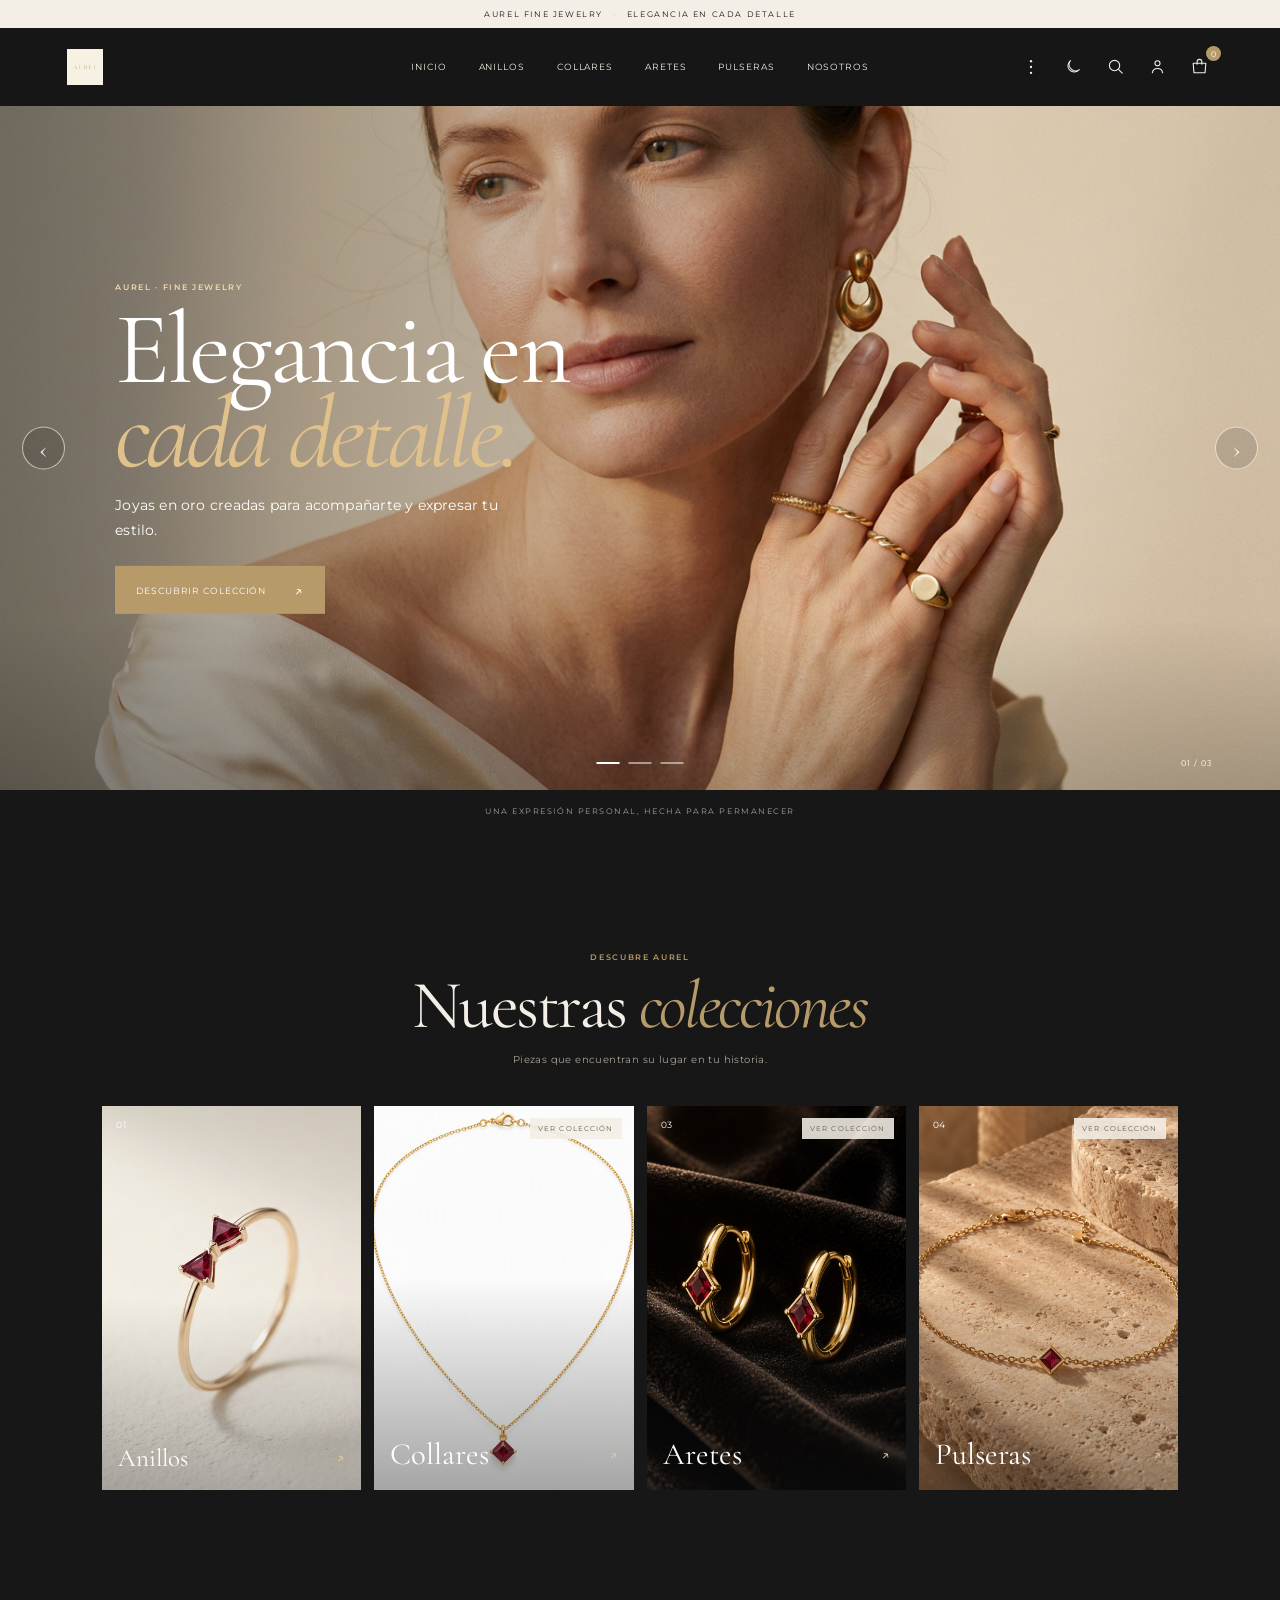
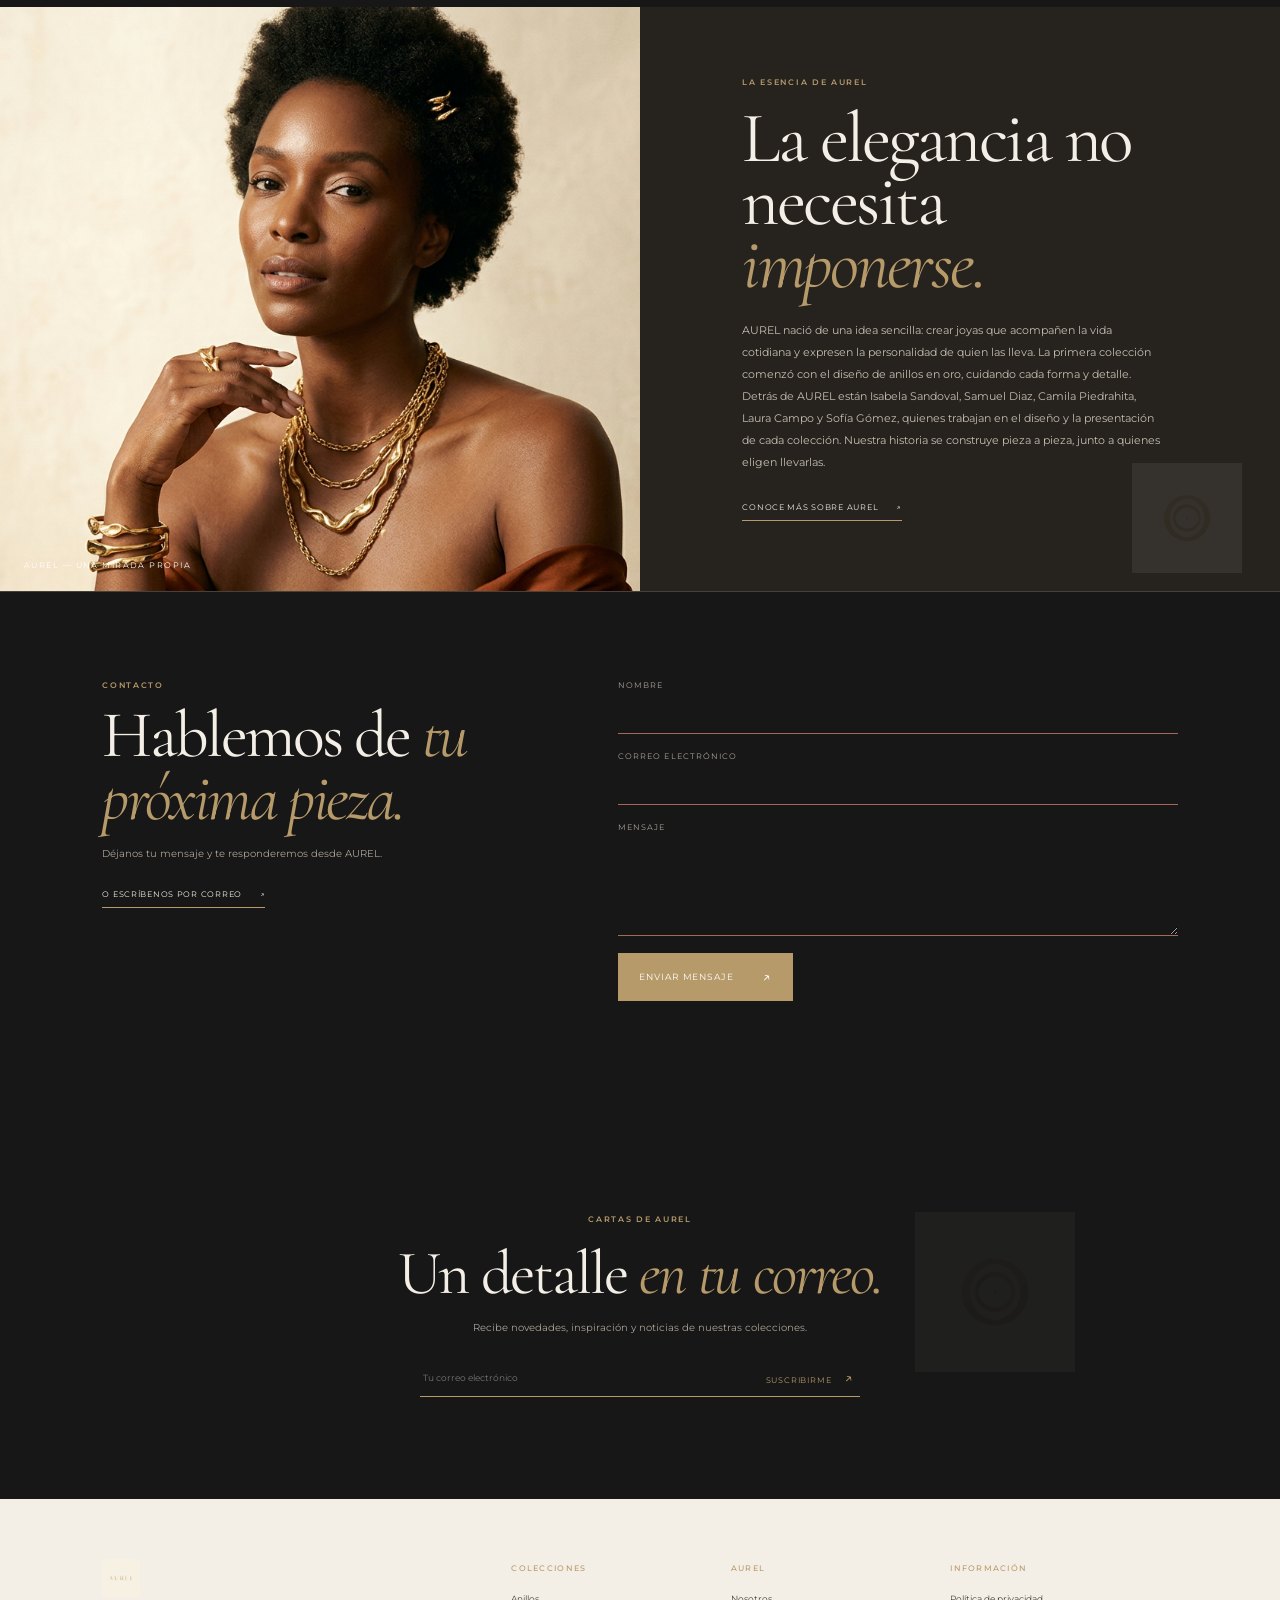
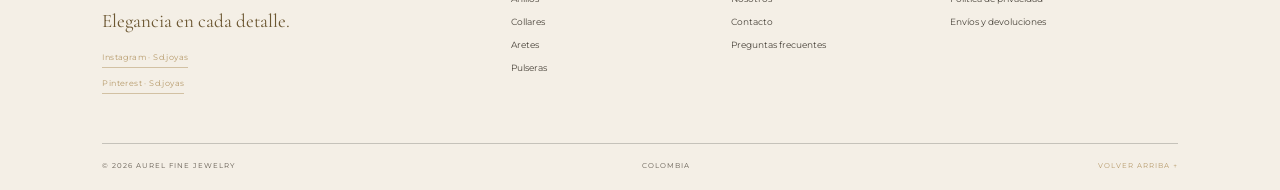
<file: index.html>
<!doctype html>
<html lang="es" data-theme="dark">
<head>
<meta charset="utf-8"><meta name="viewport" content="width=device-width, initial-scale=1"><meta name="theme-color" content="#171717"><meta name="description" content="AUREL Fine Jewelry. Joyas de oro contemporáneas, elegancia en cada detalle.">
<title>AUREL — Fine Jewelry</title>
<link rel="preconnect" href="https://fonts.googleapis.com"><link rel="preconnect" href="https://fonts.gstatic.com" crossorigin><link href="https://fonts.googleapis.com/css2?family=Cormorant+Garamond:wght@400;500;600&family=Montserrat:wght@400;500;600&display=swap" rel="stylesheet"><link rel="stylesheet" href="styles.css"><script src="script.js" defer></script>
</head>
<body>
<div class="topline">AUREL FINE JEWELRY <span>·</span> ELEGANCIA EN CADA DETALLE</div>
<header class="header"><button class="menu-toggle icon-button" aria-label="Abrir menú" aria-expanded="false" aria-controls="primary-nav"><span></span><span></span></button><a class="brand" href="#inicio" aria-label="AUREL, inicio"><img src="img/Logotipo tipográfico@1x.png" alt="AUREL"></a><nav class="nav" id="primary-nav" aria-label="Navegación principal"><a href="#inicio">Inicio</a><a href="productos.html#anillos" data-category-nav="Anillos">Anillos</a><a href="collares.html" data-category-nav="Collares">Collares</a><a href="aretes.html#catalogo" data-category-nav="Aretes">Aretes</a><a href="pulseras.html#catalogo" data-category-nav="Pulseras">Pulseras</a><a href="#nosotros">Nosotros</a></nav><div class="header-actions"><button class="icon-button more-menu-toggle" aria-label="Abrir menú de navegación" aria-expanded="false" aria-controls="site-menu" title="Más secciones"><svg viewBox="0 0 24 24" aria-hidden="true"><circle cx="12" cy="5" r="1.4"/><circle cx="12" cy="12" r="1.4"/><circle cx="12" cy="19" r="1.4"/></svg></button><button class="icon-button theme-toggle" aria-label="Cambiar a modo oscuro" aria-pressed="false" title="Cambiar tema"><svg class="theme-sun" viewBox="0 0 24 24" aria-hidden="true"><circle cx="12" cy="12" r="3.5"/><path d="M12 2v2m0 16v2M4.93 4.93l1.42 1.42m11.3 11.3 1.42 1.42M2 12h2m16 0h2M4.93 19.07l1.42-1.42m11.3-11.3 1.42-1.42"/></svg><svg class="theme-moon" viewBox="0 0 24 24" aria-hidden="true"><path d="M20.5 15.4A8.5 8.5 0 0 1 8.6 3.5 8.5 8.5 0 1 0 20.5 15.4Z"/></svg></button><button class="icon-button search-toggle" aria-label="Buscar productos" aria-expanded="false"><svg viewBox="0 0 24 24" aria-hidden="true"><circle cx="10.8" cy="10.8" r="6.5"/><path d="m16 16 4.5 4.5"/></svg></button><button class="icon-button account-button" aria-label="Información de contacto"><svg viewBox="0 0 24 24" aria-hidden="true"><circle cx="12" cy="8" r="3.2"/><path d="M5.5 20c.4-3.5 2.7-5.5 6.5-5.5s6.1 2 6.5 5.5"/></svg></button><button class="icon-button cart-toggle" aria-label="Abrir carrito"><svg viewBox="0 0 24 24" aria-hidden="true"><path d="M4 8h16l-1 12H5L4 8Z"/><path d="M9 9V6a3 3 0 0 1 6 0v3"/></svg><span class="cart-count" aria-live="polite">0</span></button></div></header><nav class="site-menu" id="site-menu" aria-label="Todas las secciones" hidden><a href="index.html#inicio">Inicio</a><a href="index.html#categorias">Colecciones</a><details><summary>Productos</summary><a href="productos.html#anillos">Anillos</a><a href="collares.html">Collares</a><a href="aretes.html#catalogo">Aretes</a><a href="pulseras.html#catalogo">Pulseras</a></details><a href="index.html#nosotros">La esencia de AUREL</a><a href="index.html#contacto">Contacto</a></nav>
<form class="search-panel" role="search" hidden><label for="site-search">Buscar en AUREL</label><div><input id="site-search" type="search" placeholder="Anillo, diseño femenino…"><button type="submit" aria-label="Buscar">↗</button></div></form>
<main>
<section class="hero" id="inicio" aria-label="Campaña AUREL"><div class="carousel" aria-roledescription="carrusel"><div class="carousel-track" aria-live="polite"><article class="carousel-slide is-active" data-slide="0" aria-hidden="false"><img src="img/portada/modelo 1.png" alt="Mujer luciendo anillos y aretes de oro AUREL"><div class="slide-caption"><p class="eyebrow">AUREL · FINE JEWELRY</p><h1>Elegancia en<br><em>cada detalle.</em></h1><p class="slide-description">Joyas en oro creadas para acompañarte y expresar tu estilo.</p><a class="button button-gold" href="#categorias">Descubrir colección <span>↗</span></a></div></article><article class="carousel-slide" data-slide="1" aria-hidden="true"><img src="img/portada/modelo 2.png" alt="Mujer luciendo collares y pulseras de oro AUREL"><div class="slide-caption"><p class="eyebrow">AUREL · FINE JEWELRY</p><h2>Una expresión<br><em>personal.</em></h2><p class="slide-description">Diseños contemporáneos que convierten los detalles en identidad.</p><a class="button button-gold" href="#categorias">Descubrir colección <span>↗</span></a></div></article><article class="carousel-slide" data-slide="2" aria-hidden="true"><img src="img/portada/modelo 3.png" alt="Hombre luciendo anillo y cadena de oro AUREL"><div class="slide-caption"><p class="eyebrow">AUREL · FINE JEWELRY</p><h2>Hecho para<br><em>permanecer.</em></h2><p class="slide-description">Piezas para llevar contigo, todos los días y en cada historia.</p><a class="button button-gold" href="#categorias">Descubrir colección <span>↗</span></a></div></article></div><button class="carousel-arrow carousel-prev" aria-label="Fotografía anterior">‹</button><button class="carousel-arrow carousel-next" aria-label="Fotografía siguiente">›</button><div class="carousel-dots" role="group" aria-label="Elegir fotografía"><button class="is-active" data-go-slide="0" aria-label="Mostrar modelo 1" aria-pressed="true"></button><button data-go-slide="1" aria-label="Mostrar modelo 2" aria-pressed="false"></button><button data-go-slide="2" aria-label="Mostrar modelo 3" aria-pressed="false"></button></div><span class="carousel-count"><span class="current-slide">01</span> / 03</span></div><p class="hero-footnote">UNA EXPRESIÓN PERSONAL, HECHA PARA PERMANECER</p></section>


<section class="categories section-pad" id="categorias"><div class="section-head"><p class="eyebrow">DESCUBRE AUREL</p><h2>Nuestras <em>colecciones</em></h2><p class="section-intro">Piezas que encuentran su lugar en tu historia.</p></div><div class="category-grid"><a class="category-card category-rings" href="productos.html#anillos" data-category-link="Anillos"><img src="img/anillos/anillo F.png" alt="Anillo femenino de oro con piedras rojas" loading="lazy"><span class="category-number">01</span><span class="category-label">Anillos <b>↗</b></span></a><a class="category-card category-text-only" href="collares.html" data-category-link="Collares"><img class="category-photo" src="img/collares/collar F.png" alt="Collar AUREL" hidden><span class="category-number">02</span><span class="category-label">Collares <b>↗</b></span><span class="category-status">VER COLECCIÓN</span></a><a class="category-card category-text-only" href="aretes.html#catalogo" data-category-link="Aretes"><img class="category-photo" src="img/aretes/arete F.png" alt="Aretes AUREL" hidden><span class="category-number">03</span><span class="category-label">Aretes <b>↗</b></span><span class="category-status">VER COLECCIÓN</span></a><a class="category-card category-text-only" href="pulseras.html#catalogo" data-category-link="Pulseras"><img class="category-photo" src="img/pulseras/pulsera F.png" alt="Pulsera AUREL" hidden><span class="category-number">04</span><span class="category-label">Pulseras <b>↗</b></span><span class="category-status">VER COLECCIÓN</span></a></div></section><section class="story" id="nosotros"><div class="story-image"><img src="img/portada/modelo 2.png" alt="Retrato editorial de la campaña AUREL" loading="lazy"><span class="story-caption">AUREL — UNA MIRADA PROPIA</span></div><div class="story-copy"><p class="eyebrow">LA ESENCIA DE AUREL</p><h2>La elegancia no necesita <em>imponerse.</em></h2><p>AUREL nació de una idea sencilla: crear joyas que acompañen la vida cotidiana y expresen la personalidad de quien las lleva. La primera colección comenzó con el diseño de anillos en oro, cuidando cada forma y detalle. Detrás de AUREL están Isabela Sandoval, Samuel Diaz, Camila Piedrahita, Laura Campo y Sofía Gómez, quienes trabajan en el diseño y la presentación de cada colección. Nuestra historia se construye pieza a pieza, junto a quienes eligen llevarlas.</p><a class="text-link" href="#contacto">Conoce más sobre AUREL <span>↗</span></a><img class="story-mark" src="img/Símbolo@1x.png" alt="" loading="lazy"></div></section>
<section class="contact-section section-pad" id="contacto"><div class="contact-copy"><p class="eyebrow">CONTACTO</p><h2>Hablemos de <em>tu próxima pieza.</em></h2><p>Déjanos tu mensaje y te responderemos desde AUREL.</p><a class="text-link" href="mailto:hola@aurel.co">O escríbenos por correo <span>↗</span></a></div><form class="contact-form"><div class="form-field"><label for="contact-name">Nombre</label><input id="contact-name" name="name" type="text" autocomplete="name" required></div><div class="form-field"><label for="contact-email">Correo electrónico</label><input id="contact-email" name="email" type="email" autocomplete="email" required></div><div class="form-field"><label for="contact-message">Mensaje</label><textarea id="contact-message" name="message" rows="4" required></textarea></div><button class="button button-gold" type="submit">Enviar mensaje <span>↗</span></button><p class="form-feedback" role="status" aria-live="polite"></p></form></section><section class="newsletter" id="newsletter"><img src="img/Símbolo@1x.png" alt="" class="newsletter-mark"><p class="eyebrow">CARTAS DE AUREL</p><h2>Un detalle <em>en tu correo.</em></h2><p>Recibe novedades, inspiración y noticias de nuestras colecciones.</p><form class="newsletter-form"><label class="visually-hidden" for="newsletter-email">Tu correo electrónico</label><input id="newsletter-email" type="email" placeholder="Tu correo electrónico" required><button type="submit">Suscribirme <span>↗</span></button></form></section>
</main>
<footer class="footer"><div class="footer-main"><div class="footer-brand"><a href="#inicio"><img src="img/Logotipo tipográfico@1x.png" alt="AUREL"></a><p>Elegancia en cada detalle.</p><div class="social-links"><a href="https://www.instagram.com/sd.joyas/" aria-label="Instagram: Sd.joyas">Instagram · Sd.joyas</a><a href="https://www.pinterest.com/sd.joyas/" aria-label="Pinterest: Sd.joyas">Pinterest · Sd.joyas</a></div></div><div class="footer-column"><h2>COLECCIONES</h2><a href="productos.html#anillos">Anillos</a><a href="collares.html">Collares</a><a href="aretes.html#catalogo">Aretes</a><a href="pulseras.html#catalogo">Pulseras</a></div><div class="footer-column"><h2>AUREL</h2><a href="#nosotros">Nosotros</a><a href="mailto:hola@aurel.co">Contacto</a><a href="mailto:hola@aurel.co?subject=Preguntas%20frecuentes">Preguntas frecuentes</a></div><div class="footer-column"><h2>INFORMACIÓN</h2><a href="mailto:hola@aurel.co?subject=Informaci%C3%B3n%20de%20privacidad">Política de privacidad</a><a href="mailto:hola@aurel.co?subject=Informaci%C3%B3n%20de%20env%C3%ADos">Envíos y devoluciones</a></div></div><div class="footer-bottom"><span>© <span id="year"></span> AUREL FINE JEWELRY</span><span>COLOMBIA</span><a href="#inicio">VOLVER ARRIBA ↑</a></div></footer>
<div class="scrim" hidden></div><aside class="cart-drawer" aria-label="Tu carrito" aria-hidden="true"><div class="drawer-head"><div><p class="eyebrow">SELECCIÓN AUREL</p><h2>Tu carrito <span class="drawer-count">(0)</span></h2></div><button class="icon-button close-cart" aria-label="Cerrar carrito">×</button></div><div class="cart-items"></div><div class="cart-empty"><img src="img/Símbolo@1x.png" alt=""><p>Tu selección comienza con una pieza especial.</p><a class="text-link continue-shopping" href="productos.html#anillos">Descubrir anillos ↗</a></div><div class="cart-summary" hidden><div><span>Subtotal</span><strong class="subtotal">$0</strong></div><p>El envío se calcula al confirmar el pedido.</p><a class="button button-gold checkout-link" href="mailto:hola@aurel.co?subject=Mi%20selecci%C3%B3n%20AUREL">Consultar selección <span>↗</span></a></div></aside><dialog class="product-dialog" aria-labelledby="dialog-title"><button class="dialog-close icon-button" aria-label="Cerrar detalle">×</button><div class="dialog-content"></div></dialog><div class="toast" role="status" aria-live="polite"></div>
</body></html>
</file>
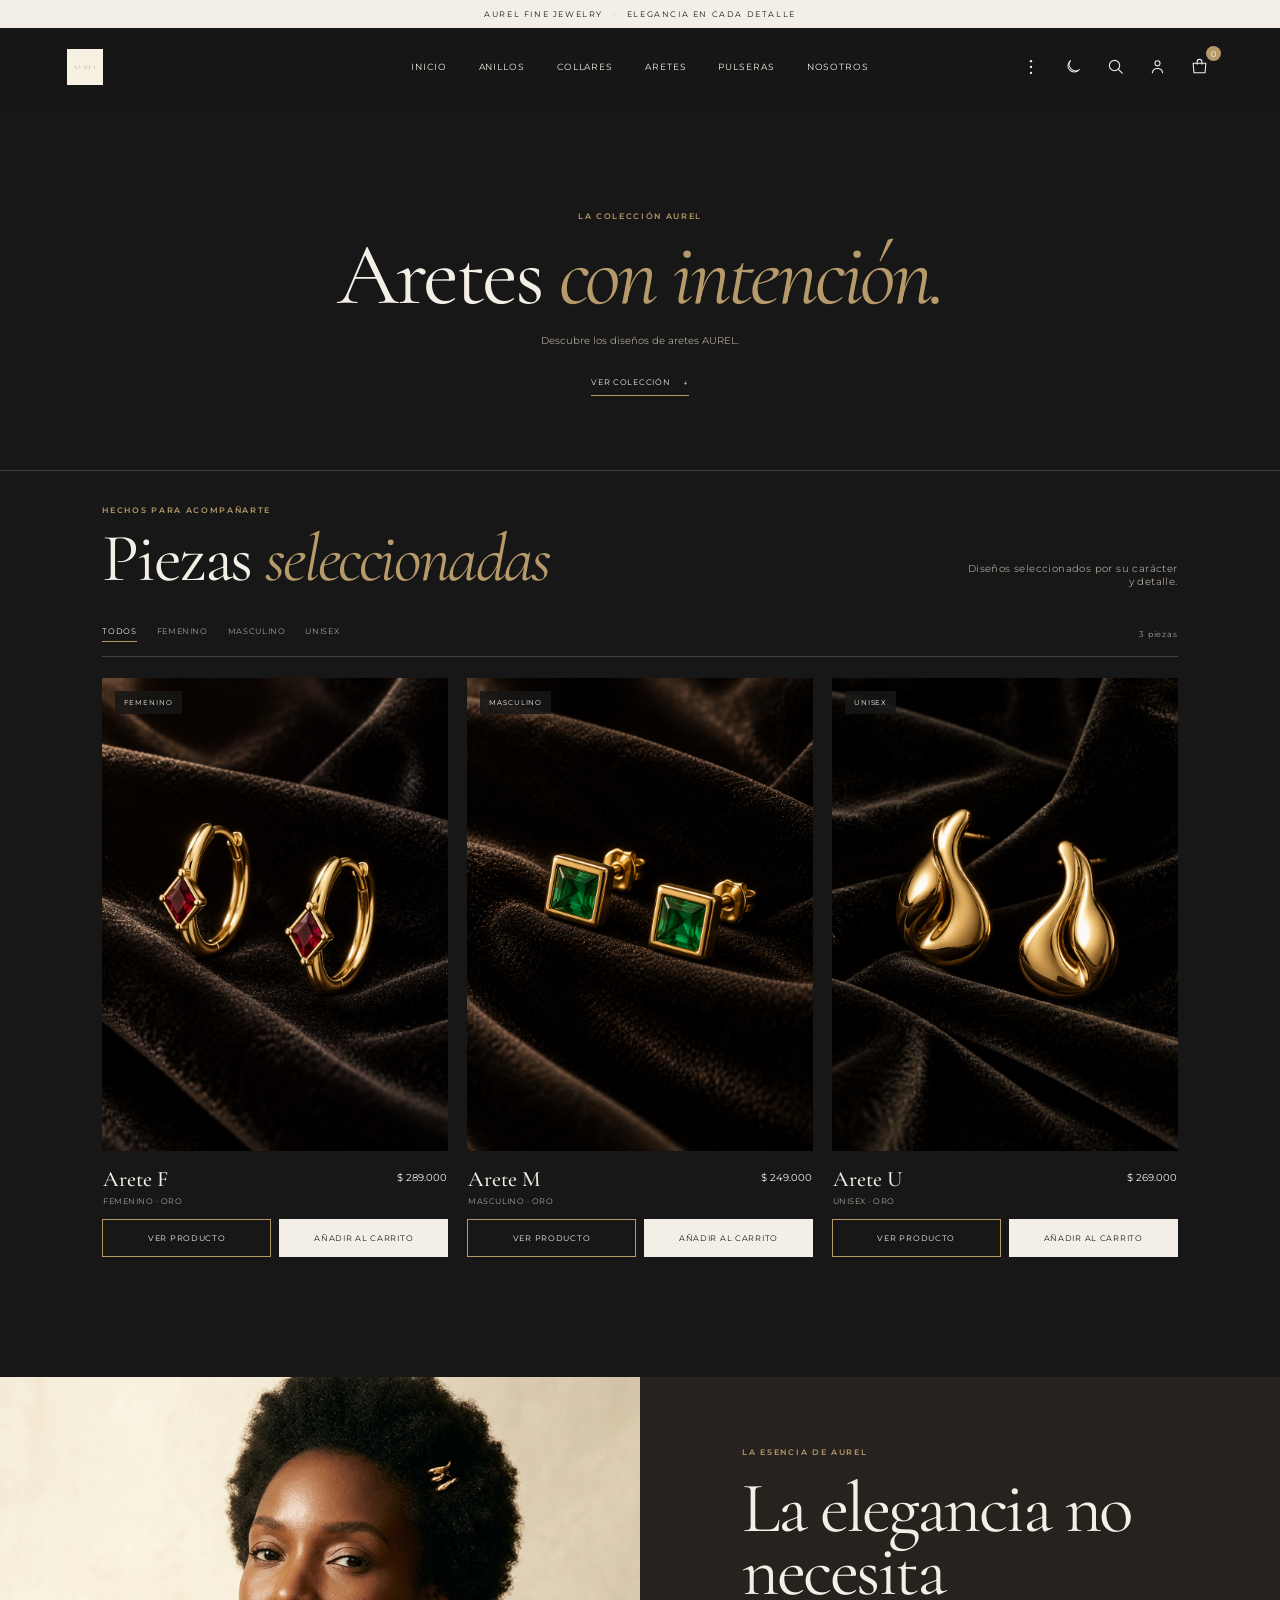
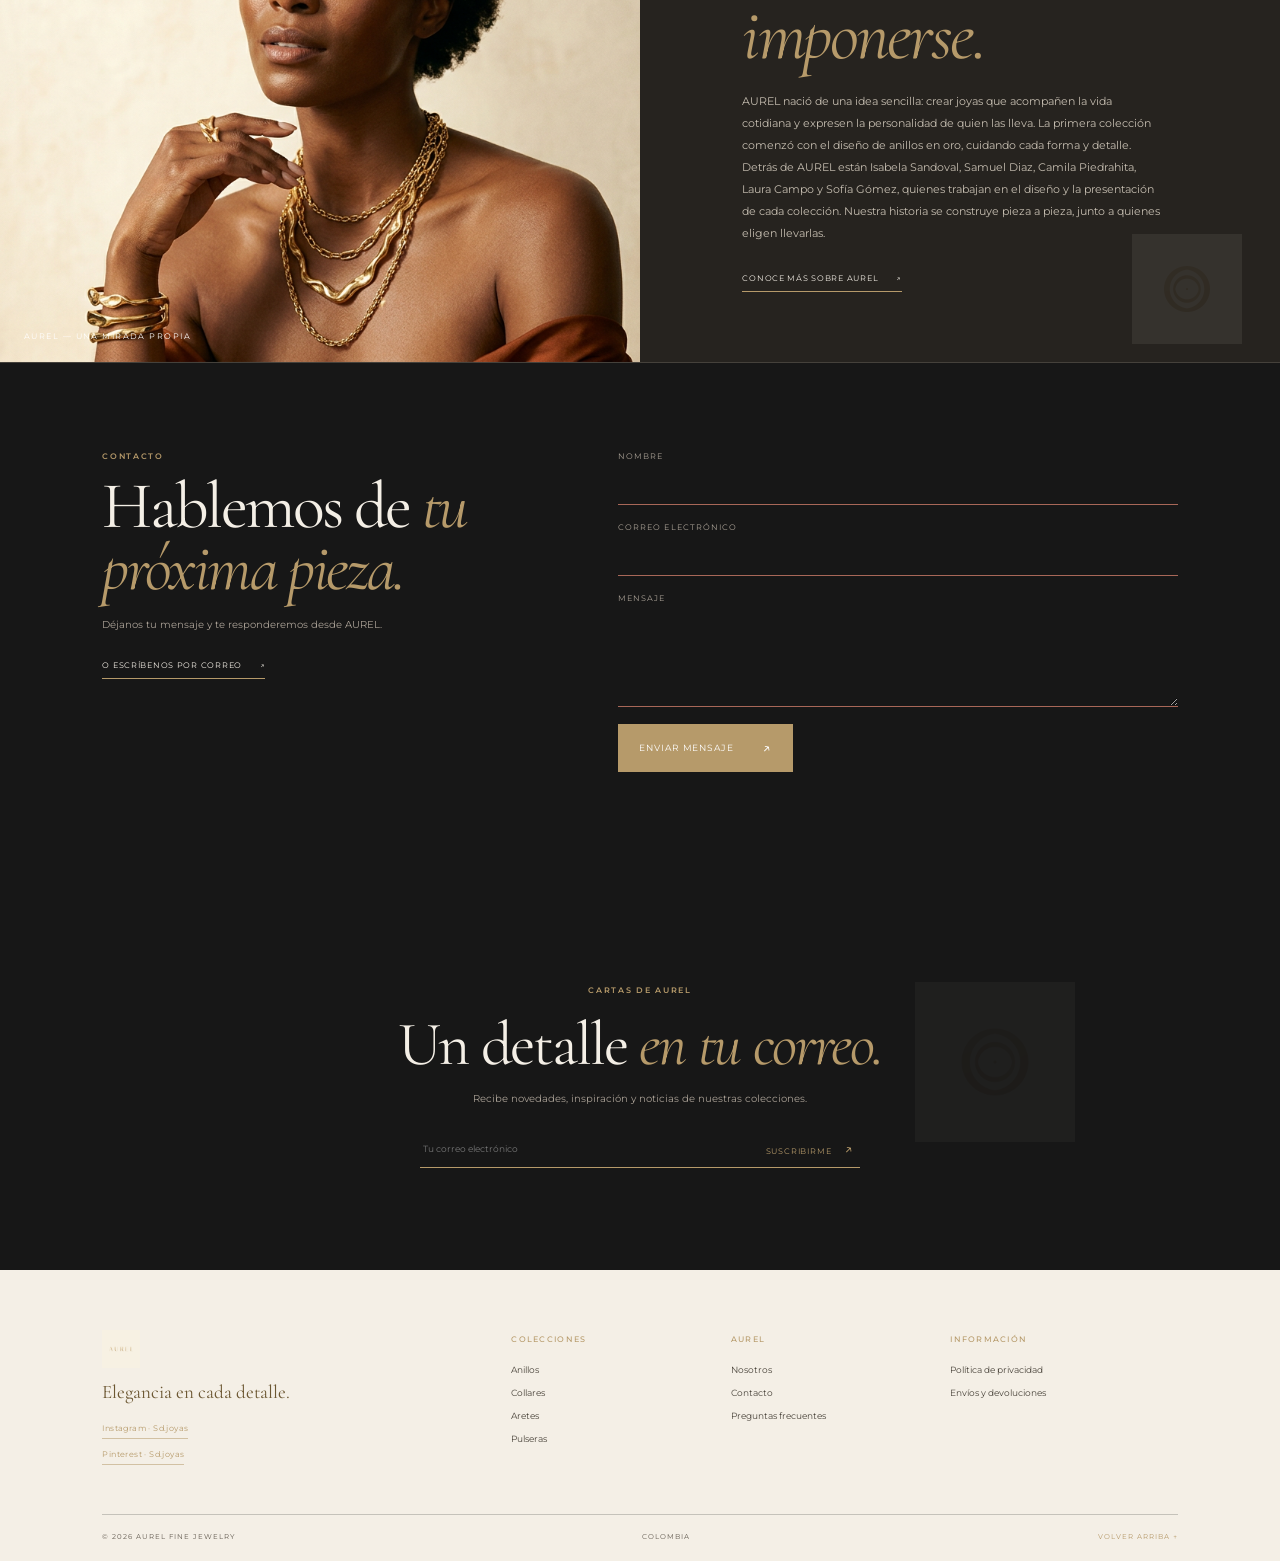
<file: aretes.html>
<!doctype html>
<html lang="es" data-theme="dark">
<head>
<meta charset="utf-8"><meta name="viewport" content="width=device-width, initial-scale=1"><meta name="theme-color" content="#171717"><meta name="description" content="AUREL Fine Jewelry. Joyas de oro contemporáneas, elegancia en cada detalle.">
<title>Aretes AUREL — Fine Jewelry</title>
<link rel="preconnect" href="https://fonts.googleapis.com"><link rel="preconnect" href="https://fonts.gstatic.com" crossorigin><link href="https://fonts.googleapis.com/css2?family=Cormorant+Garamond:wght@400;500;600&family=Montserrat:wght@400;500;600&display=swap" rel="stylesheet"><link rel="stylesheet" href="styles.css"><script src="script.js" defer></script>
</head>
<body data-collection="aretes">
<div class="topline">AUREL FINE JEWELRY <span>·</span> ELEGANCIA EN CADA DETALLE</div>
<header class="header"><button class="menu-toggle icon-button" aria-label="Abrir menú" aria-expanded="false" aria-controls="primary-nav"><span></span><span></span></button><a class="brand" href="index.html#inicio" aria-label="AUREL, inicio"><img src="img/Logotipo tipográfico@1x.png" alt="AUREL"></a><nav class="nav" id="primary-nav" aria-label="Navegación principal"><a href="index.html#inicio">Inicio</a><a href="productos.html#anillos" data-category-nav="Anillos">Anillos</a><a href="collares.html#catalogo" data-category-nav="Collares">Collares</a><a href="aretes.html#catalogo" data-category-nav="Aretes">Aretes</a><a href="pulseras.html#catalogo" data-category-nav="Pulseras">Pulseras</a><a href="index.html#nosotros">Nosotros</a></nav><div class="header-actions"><button class="icon-button more-menu-toggle" aria-label="Abrir menú de navegación" aria-expanded="false" aria-controls="site-menu" title="Más secciones"><svg viewBox="0 0 24 24" aria-hidden="true"><circle cx="12" cy="5" r="1.4"/><circle cx="12" cy="12" r="1.4"/><circle cx="12" cy="19" r="1.4"/></svg></button><button class="icon-button theme-toggle" aria-label="Cambiar a modo oscuro" aria-pressed="false" title="Cambiar tema"><svg class="theme-sun" viewBox="0 0 24 24" aria-hidden="true"><circle cx="12" cy="12" r="3.5"/><path d="M12 2v2m0 16v2M4.93 4.93l1.42 1.42m11.3 11.3 1.42 1.42M2 12h2m16 0h2M4.93 19.07l1.42-1.42m11.3-11.3 1.42-1.42"/></svg><svg class="theme-moon" viewBox="0 0 24 24" aria-hidden="true"><path d="M20.5 15.4A8.5 8.5 0 0 1 8.6 3.5 8.5 8.5 0 1 0 20.5 15.4Z"/></svg></button><button class="icon-button search-toggle" aria-label="Buscar productos" aria-expanded="false"><svg viewBox="0 0 24 24" aria-hidden="true"><circle cx="10.8" cy="10.8" r="6.5"/><path d="m16 16 4.5 4.5"/></svg></button><button class="icon-button account-button" aria-label="Información de contacto"><svg viewBox="0 0 24 24" aria-hidden="true"><circle cx="12" cy="8" r="3.2"/><path d="M5.5 20c.4-3.5 2.7-5.5 6.5-5.5s6.1 2 6.5 5.5"/></svg></button><button class="icon-button cart-toggle" aria-label="Abrir carrito"><svg viewBox="0 0 24 24" aria-hidden="true"><path d="M4 8h16l-1 12H5L4 8Z"/><path d="M9 9V6a3 3 0 0 1 6 0v3"/></svg><span class="cart-count" aria-live="polite">0</span></button></div></header><nav class="site-menu" id="site-menu" aria-label="Todas las secciones" hidden><a href="index.html#inicio">Inicio</a><a href="index.html#categorias">Colecciones</a><details><summary>Productos</summary><a href="productos.html#anillos">Anillos</a><a href="collares.html">Collares</a><a href="aretes.html#catalogo">Aretes</a><a href="pulseras.html#catalogo">Pulseras</a></details><a href="index.html#nosotros">La esencia de AUREL</a><a href="index.html#contacto">Contacto</a></nav>
<form class="search-panel" role="search" hidden><label for="site-search">Buscar en AUREL</label><div><input id="site-search" type="search" placeholder="Anillo, diseño femenino…"><button type="submit" aria-label="Buscar">↗</button></div></form>
<main>
<section class="page-intro" id="productos"><p class="eyebrow">LA COLECCIÓN AUREL</p><h1>Aretes <em>con intención.</em></h1><p>Descubre los diseños de aretes AUREL.</p><a class="text-link" href="#catalogo">Ver colección <span>↓</span></a></section>

<section class="featured section-pad" id="catalogo"><div class="section-head featured-head"><div><p class="eyebrow">HECHOS PARA ACOMPAÑARTE</p><h2>Piezas <em>seleccionadas</em></h2></div><p class="section-intro">Diseños seleccionados por su carácter y detalle.</p></div><div class="shop-controls"><div class="filters" role="group" aria-label="Filtrar piezas por diseño"><button class="filter-chip is-active" data-filter="todos" aria-pressed="true">Todos</button><button class="filter-chip" data-filter="femenino" aria-pressed="false">Femenino</button><button class="filter-chip" data-filter="masculino" aria-pressed="false">Masculino</button><button class="filter-chip" data-filter="unisex" aria-pressed="false">Unisex</button></div><span class="result-count" aria-live="polite">3 piezas</span></div><div class="product-grid" id="product-grid" aria-live="polite"></div><p class="collection-empty" hidden>No hay piezas que coincidan con esta búsqueda o filtro.</p></section>
<section class="story" id="nosotros"><div class="story-image"><img src="img/portada/modelo 2.png" alt="Retrato editorial de la campaña AUREL" loading="lazy"><span class="story-caption">AUREL — UNA MIRADA PROPIA</span></div><div class="story-copy"><p class="eyebrow">LA ESENCIA DE AUREL</p><h2>La elegancia no necesita <em>imponerse.</em></h2><p>AUREL nació de una idea sencilla: crear joyas que acompañen la vida cotidiana y expresen la personalidad de quien las lleva. La primera colección comenzó con el diseño de anillos en oro, cuidando cada forma y detalle. Detrás de AUREL están Isabela Sandoval, Samuel Diaz, Camila Piedrahita, Laura Campo y Sofía Gómez, quienes trabajan en el diseño y la presentación de cada colección. Nuestra historia se construye pieza a pieza, junto a quienes eligen llevarlas.</p><a class="text-link" href="#contacto">Conoce más sobre AUREL <span>↗</span></a><img class="story-mark" src="img/Símbolo@1x.png" alt="" loading="lazy"></div></section>
<section class="contact-section section-pad" id="contacto"><div class="contact-copy"><p class="eyebrow">CONTACTO</p><h2>Hablemos de <em>tu próxima pieza.</em></h2><p>Déjanos tu mensaje y te responderemos desde AUREL.</p><a class="text-link" href="mailto:hola@aurel.co">O escríbenos por correo <span>↗</span></a></div><form class="contact-form"><div class="form-field"><label for="contact-name">Nombre</label><input id="contact-name" name="name" type="text" autocomplete="name" required></div><div class="form-field"><label for="contact-email">Correo electrónico</label><input id="contact-email" name="email" type="email" autocomplete="email" required></div><div class="form-field"><label for="contact-message">Mensaje</label><textarea id="contact-message" name="message" rows="4" required></textarea></div><button class="button button-gold" type="submit">Enviar mensaje <span>↗</span></button><p class="form-feedback" role="status" aria-live="polite"></p></form></section><section class="newsletter" id="newsletter"><img src="img/Símbolo@1x.png" alt="" class="newsletter-mark"><p class="eyebrow">CARTAS DE AUREL</p><h2>Un detalle <em>en tu correo.</em></h2><p>Recibe novedades, inspiración y noticias de nuestras colecciones.</p><form class="newsletter-form"><label class="visually-hidden" for="newsletter-email">Tu correo electrónico</label><input id="newsletter-email" type="email" placeholder="Tu correo electrónico" required><button type="submit">Suscribirme <span>↗</span></button></form></section>
</main>
<footer class="footer"><div class="footer-main"><div class="footer-brand"><a href="index.html#inicio"><img src="img/Logotipo tipográfico@1x.png" alt="AUREL"></a><p>Elegancia en cada detalle.</p><div class="social-links"><a href="https://www.instagram.com/sd.joyas/" aria-label="Instagram: Sd.joyas">Instagram · Sd.joyas</a><a href="https://www.pinterest.com/sd.joyas/" aria-label="Pinterest: Sd.joyas">Pinterest · Sd.joyas</a></div></div><div class="footer-column"><h2>COLECCIONES</h2><a href="productos.html#anillos">Anillos</a><a href="collares.html">Collares</a><a href="aretes.html#catalogo">Aretes</a><a href="pulseras.html#catalogo">Pulseras</a></div><div class="footer-column"><h2>AUREL</h2><a href="#nosotros">Nosotros</a><a href="mailto:hola@aurel.co">Contacto</a><a href="mailto:hola@aurel.co?subject=Preguntas%20frecuentes">Preguntas frecuentes</a></div><div class="footer-column"><h2>INFORMACIÓN</h2><a href="mailto:hola@aurel.co?subject=Informaci%C3%B3n%20de%20privacidad">Política de privacidad</a><a href="mailto:hola@aurel.co?subject=Informaci%C3%B3n%20de%20env%C3%ADos">Envíos y devoluciones</a></div></div><div class="footer-bottom"><span>© <span id="year"></span> AUREL FINE JEWELRY</span><span>COLOMBIA</span><a href="#productos">VOLVER ARRIBA ↑</a></div></footer>
<div class="scrim" hidden></div><aside class="cart-drawer" aria-label="Tu carrito" aria-hidden="true"><div class="drawer-head"><div><p class="eyebrow">SELECCIÓN AUREL</p><h2>Tu carrito <span class="drawer-count">(0)</span></h2></div><button class="icon-button close-cart" aria-label="Cerrar carrito">×</button></div><div class="cart-items"></div><div class="cart-empty"><img src="img/Símbolo@1x.png" alt=""><p>Tu selección comienza con una pieza especial.</p><a class="text-link continue-shopping" href="productos.html#anillos">Descubrir anillos ↗</a></div><div class="cart-summary" hidden><div><span>Subtotal</span><strong class="subtotal">$0</strong></div><p>El envío se calcula al confirmar el pedido.</p><a class="button button-gold checkout-link" href="mailto:hola@aurel.co?subject=Mi%20selecci%C3%B3n%20AUREL">Consultar selección <span>↗</span></a></div></aside><dialog class="product-dialog" aria-labelledby="dialog-title"><button class="dialog-close icon-button" aria-label="Cerrar detalle">×</button><div class="dialog-content"></div></dialog><div class="toast" role="status" aria-live="polite"></div>
</body></html>
</file>
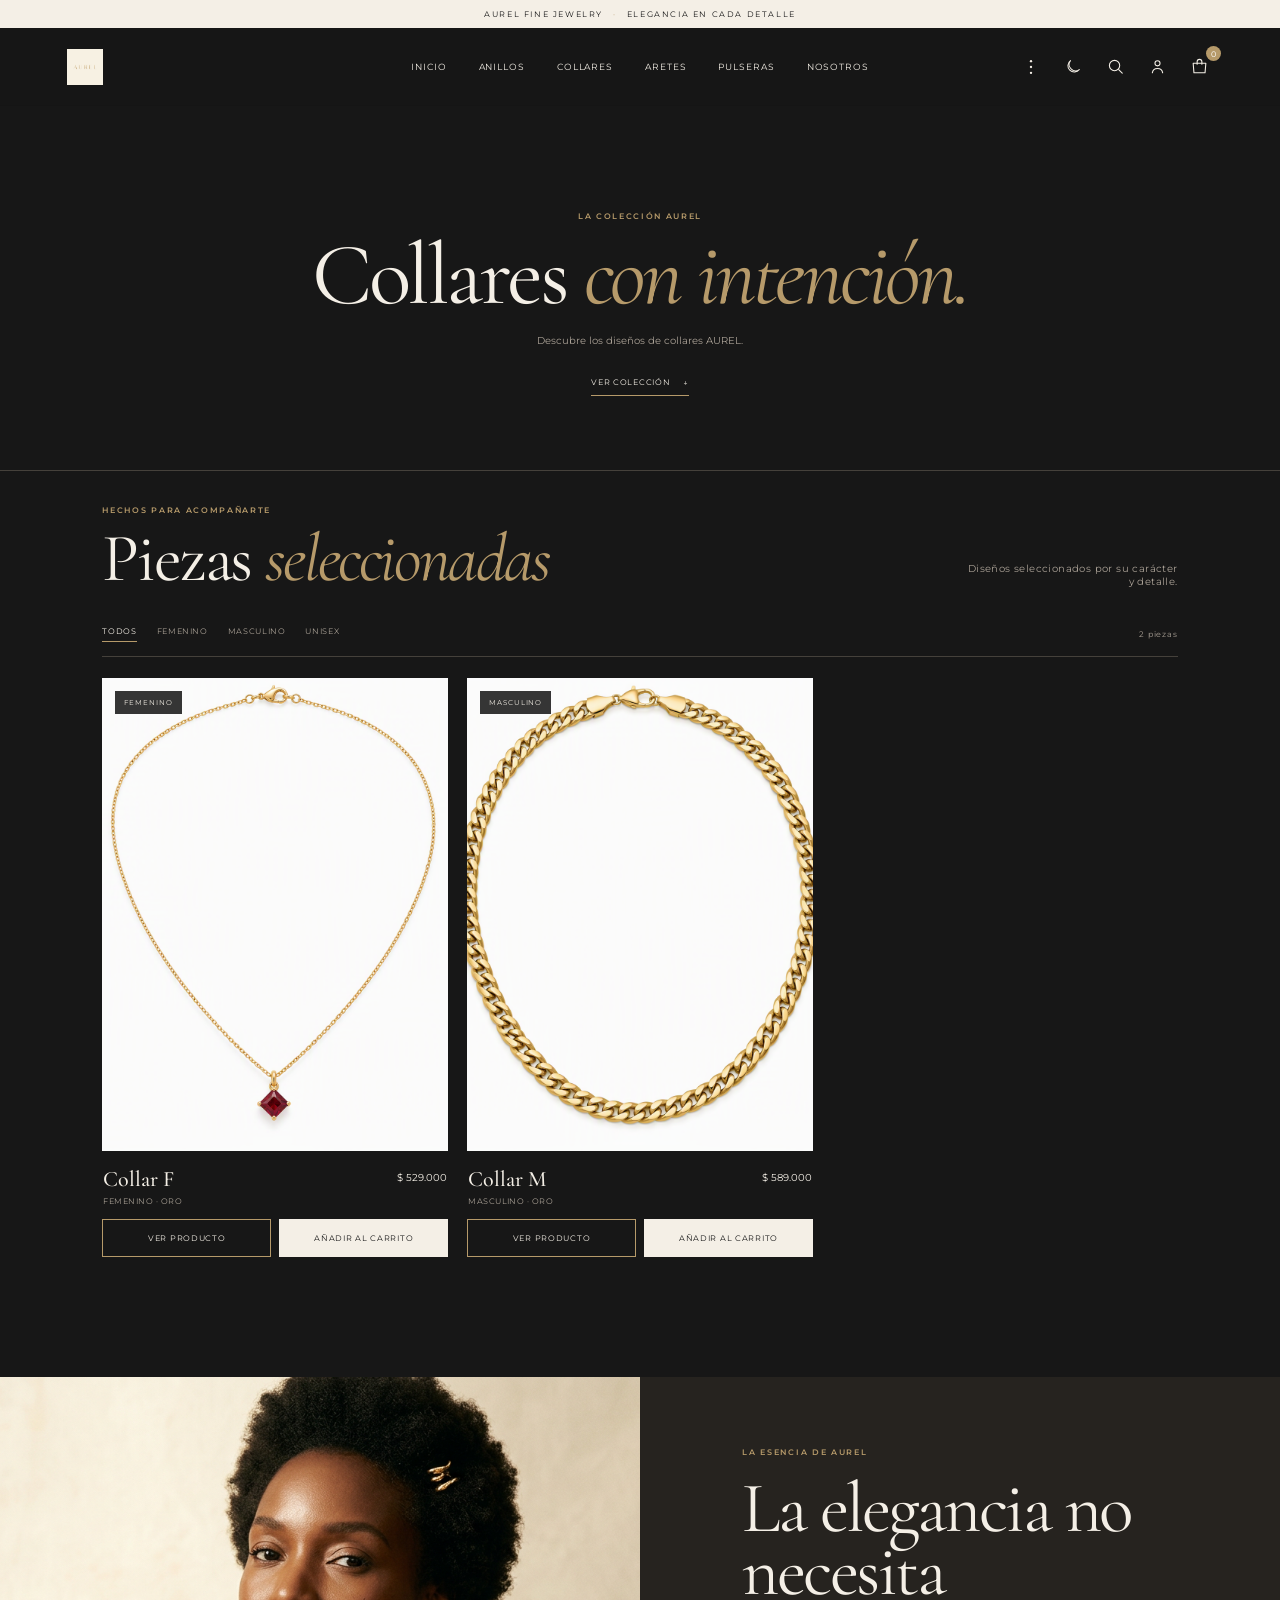
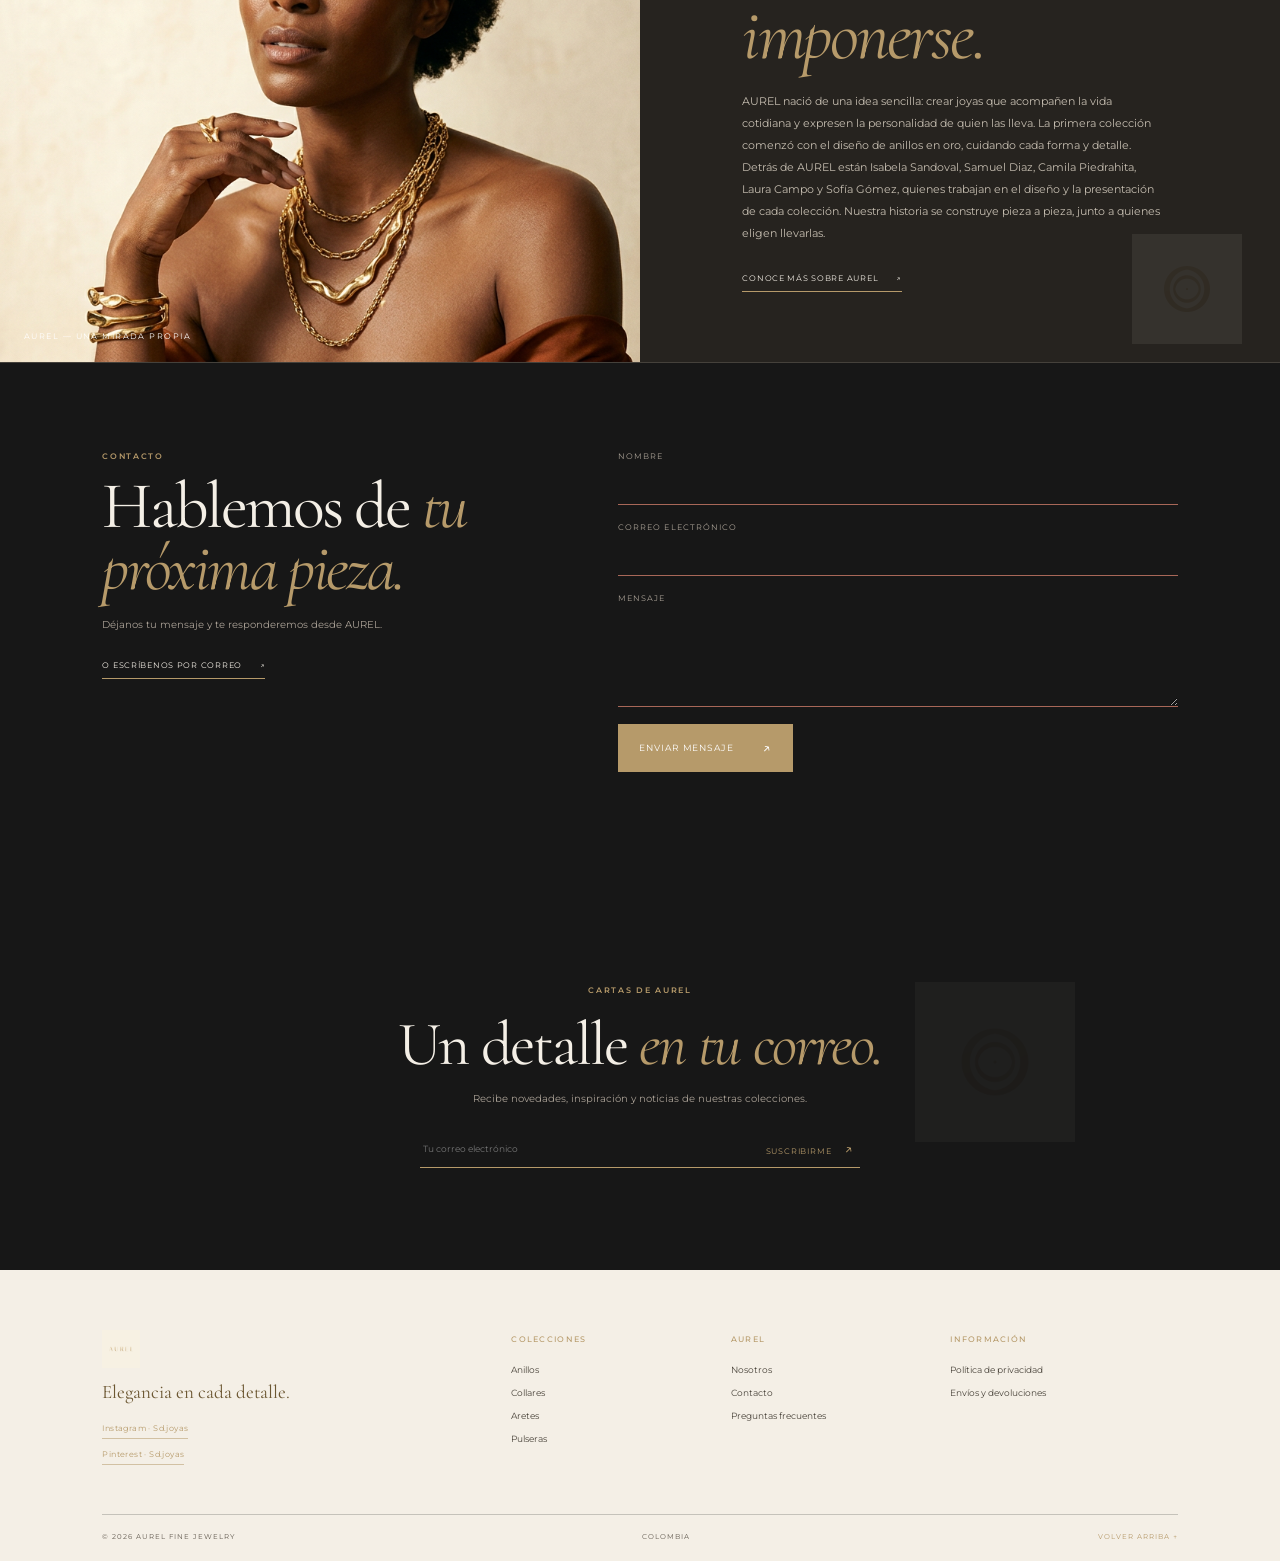
<file: collares.html>
<!doctype html>
<html lang="es" data-theme="dark">
<head>
<meta charset="utf-8"><meta name="viewport" content="width=device-width, initial-scale=1"><meta name="theme-color" content="#171717"><meta name="description" content="AUREL Fine Jewelry. Joyas de oro contemporáneas, elegancia en cada detalle.">
<title>Collares AUREL — Fine Jewelry</title>
<link rel="preconnect" href="https://fonts.googleapis.com"><link rel="preconnect" href="https://fonts.gstatic.com" crossorigin><link href="https://fonts.googleapis.com/css2?family=Cormorant+Garamond:wght@400;500;600&family=Montserrat:wght@400;500;600&display=swap" rel="stylesheet"><link rel="stylesheet" href="styles.css"><script src="script.js" defer></script>
</head>
<body data-collection="collares">
<div class="topline">AUREL FINE JEWELRY <span>·</span> ELEGANCIA EN CADA DETALLE</div>
<header class="header"><button class="menu-toggle icon-button" aria-label="Abrir menú" aria-expanded="false" aria-controls="primary-nav"><span></span><span></span></button><a class="brand" href="index.html#inicio" aria-label="AUREL, inicio"><img src="img/Logotipo tipográfico@1x.png" alt="AUREL"></a><nav class="nav" id="primary-nav" aria-label="Navegación principal"><a href="index.html#inicio">Inicio</a><a href="productos.html#anillos" data-category-nav="Anillos">Anillos</a><a href="#catalogo" data-category-nav="Collares">Collares</a><a href="aretes.html#catalogo" data-category-nav="Aretes">Aretes</a><a href="pulseras.html#catalogo" data-category-nav="Pulseras">Pulseras</a><a href="index.html#nosotros">Nosotros</a></nav><div class="header-actions"><button class="icon-button more-menu-toggle" aria-label="Abrir menú de navegación" aria-expanded="false" aria-controls="site-menu" title="Más secciones"><svg viewBox="0 0 24 24" aria-hidden="true"><circle cx="12" cy="5" r="1.4"/><circle cx="12" cy="12" r="1.4"/><circle cx="12" cy="19" r="1.4"/></svg></button><button class="icon-button theme-toggle" aria-label="Cambiar a modo oscuro" aria-pressed="false" title="Cambiar tema"><svg class="theme-sun" viewBox="0 0 24 24" aria-hidden="true"><circle cx="12" cy="12" r="3.5"/><path d="M12 2v2m0 16v2M4.93 4.93l1.42 1.42m11.3 11.3 1.42 1.42M2 12h2m16 0h2M4.93 19.07l1.42-1.42m11.3-11.3 1.42-1.42"/></svg><svg class="theme-moon" viewBox="0 0 24 24" aria-hidden="true"><path d="M20.5 15.4A8.5 8.5 0 0 1 8.6 3.5 8.5 8.5 0 1 0 20.5 15.4Z"/></svg></button><button class="icon-button search-toggle" aria-label="Buscar productos" aria-expanded="false"><svg viewBox="0 0 24 24" aria-hidden="true"><circle cx="10.8" cy="10.8" r="6.5"/><path d="m16 16 4.5 4.5"/></svg></button><button class="icon-button account-button" aria-label="Información de contacto"><svg viewBox="0 0 24 24" aria-hidden="true"><circle cx="12" cy="8" r="3.2"/><path d="M5.5 20c.4-3.5 2.7-5.5 6.5-5.5s6.1 2 6.5 5.5"/></svg></button><button class="icon-button cart-toggle" aria-label="Abrir carrito"><svg viewBox="0 0 24 24" aria-hidden="true"><path d="M4 8h16l-1 12H5L4 8Z"/><path d="M9 9V6a3 3 0 0 1 6 0v3"/></svg><span class="cart-count" aria-live="polite">0</span></button></div></header><nav class="site-menu" id="site-menu" aria-label="Todas las secciones" hidden><a href="index.html#inicio">Inicio</a><a href="index.html#categorias">Colecciones</a><details><summary>Productos</summary><a href="productos.html#anillos">Anillos</a><a href="collares.html">Collares</a><a href="aretes.html#catalogo">Aretes</a><a href="pulseras.html#catalogo">Pulseras</a></details><a href="index.html#nosotros">La esencia de AUREL</a><a href="index.html#contacto">Contacto</a></nav>
<form class="search-panel" role="search" hidden><label for="site-search">Buscar en AUREL</label><div><input id="site-search" type="search" placeholder="Anillo, diseño femenino…"><button type="submit" aria-label="Buscar">↗</button></div></form>
<main>
<section class="page-intro" id="productos"><p class="eyebrow">LA COLECCIÓN AUREL</p><h1>Collares <em>con intención.</em></h1><p>Descubre los diseños de collares AUREL.</p><a class="text-link" href="#catalogo">Ver colección <span>↓</span></a></section>

<section class="featured section-pad" id="catalogo"><div class="section-head featured-head"><div><p class="eyebrow">HECHOS PARA ACOMPAÑARTE</p><h2>Piezas <em>seleccionadas</em></h2></div><p class="section-intro">Diseños seleccionados por su carácter y detalle.</p></div><div class="shop-controls"><div class="filters" role="group" aria-label="Filtrar piezas por diseño"><button class="filter-chip is-active" data-filter="todos" aria-pressed="true">Todos</button><button class="filter-chip" data-filter="femenino" aria-pressed="false">Femenino</button><button class="filter-chip" data-filter="masculino" aria-pressed="false">Masculino</button><button class="filter-chip" data-filter="unisex" aria-pressed="false">Unisex</button></div><span class="result-count" aria-live="polite">3 piezas</span></div><div class="product-grid" id="product-grid" aria-live="polite"></div><p class="collection-empty" hidden>No hay piezas que coincidan con esta búsqueda o filtro.</p></section>
<section class="story" id="nosotros"><div class="story-image"><img src="img/portada/modelo 2.png" alt="Retrato editorial de la campaña AUREL" loading="lazy"><span class="story-caption">AUREL — UNA MIRADA PROPIA</span></div><div class="story-copy"><p class="eyebrow">LA ESENCIA DE AUREL</p><h2>La elegancia no necesita <em>imponerse.</em></h2><p>AUREL nació de una idea sencilla: crear joyas que acompañen la vida cotidiana y expresen la personalidad de quien las lleva. La primera colección comenzó con el diseño de anillos en oro, cuidando cada forma y detalle. Detrás de AUREL están Isabela Sandoval, Samuel Diaz, Camila Piedrahita, Laura Campo y Sofía Gómez, quienes trabajan en el diseño y la presentación de cada colección. Nuestra historia se construye pieza a pieza, junto a quienes eligen llevarlas.</p><a class="text-link" href="#contacto">Conoce más sobre AUREL <span>↗</span></a><img class="story-mark" src="img/Símbolo@1x.png" alt="" loading="lazy"></div></section>
<section class="contact-section section-pad" id="contacto"><div class="contact-copy"><p class="eyebrow">CONTACTO</p><h2>Hablemos de <em>tu próxima pieza.</em></h2><p>Déjanos tu mensaje y te responderemos desde AUREL.</p><a class="text-link" href="mailto:hola@aurel.co">O escríbenos por correo <span>↗</span></a></div><form class="contact-form"><div class="form-field"><label for="contact-name">Nombre</label><input id="contact-name" name="name" type="text" autocomplete="name" required></div><div class="form-field"><label for="contact-email">Correo electrónico</label><input id="contact-email" name="email" type="email" autocomplete="email" required></div><div class="form-field"><label for="contact-message">Mensaje</label><textarea id="contact-message" name="message" rows="4" required></textarea></div><button class="button button-gold" type="submit">Enviar mensaje <span>↗</span></button><p class="form-feedback" role="status" aria-live="polite"></p></form></section><section class="newsletter" id="newsletter"><img src="img/Símbolo@1x.png" alt="" class="newsletter-mark"><p class="eyebrow">CARTAS DE AUREL</p><h2>Un detalle <em>en tu correo.</em></h2><p>Recibe novedades, inspiración y noticias de nuestras colecciones.</p><form class="newsletter-form"><label class="visually-hidden" for="newsletter-email">Tu correo electrónico</label><input id="newsletter-email" type="email" placeholder="Tu correo electrónico" required><button type="submit">Suscribirme <span>↗</span></button></form></section>
</main>
<footer class="footer"><div class="footer-main"><div class="footer-brand"><a href="index.html#inicio"><img src="img/Logotipo tipográfico@1x.png" alt="AUREL"></a><p>Elegancia en cada detalle.</p><div class="social-links"><a href="https://www.instagram.com/sd.joyas/" aria-label="Instagram: Sd.joyas">Instagram · Sd.joyas</a><a href="https://www.pinterest.com/sd.joyas/" aria-label="Pinterest: Sd.joyas">Pinterest · Sd.joyas</a></div></div><div class="footer-column"><h2>COLECCIONES</h2><a href="productos.html#anillos">Anillos</a><a href="collares.html">Collares</a><a href="aretes.html#catalogo">Aretes</a><a href="pulseras.html#catalogo">Pulseras</a></div><div class="footer-column"><h2>AUREL</h2><a href="#nosotros">Nosotros</a><a href="mailto:hola@aurel.co">Contacto</a><a href="mailto:hola@aurel.co?subject=Preguntas%20frecuentes">Preguntas frecuentes</a></div><div class="footer-column"><h2>INFORMACIÓN</h2><a href="mailto:hola@aurel.co?subject=Informaci%C3%B3n%20de%20privacidad">Política de privacidad</a><a href="mailto:hola@aurel.co?subject=Informaci%C3%B3n%20de%20env%C3%ADos">Envíos y devoluciones</a></div></div><div class="footer-bottom"><span>© <span id="year"></span> AUREL FINE JEWELRY</span><span>COLOMBIA</span><a href="#productos">VOLVER ARRIBA ↑</a></div></footer>
<div class="scrim" hidden></div><aside class="cart-drawer" aria-label="Tu carrito" aria-hidden="true"><div class="drawer-head"><div><p class="eyebrow">SELECCIÓN AUREL</p><h2>Tu carrito <span class="drawer-count">(0)</span></h2></div><button class="icon-button close-cart" aria-label="Cerrar carrito">×</button></div><div class="cart-items"></div><div class="cart-empty"><img src="img/Símbolo@1x.png" alt=""><p>Tu selección comienza con una pieza especial.</p><a class="text-link continue-shopping" href="productos.html#anillos">Descubrir anillos ↗</a></div><div class="cart-summary" hidden><div><span>Subtotal</span><strong class="subtotal">$0</strong></div><p>El envío se calcula al confirmar el pedido.</p><a class="button button-gold checkout-link" href="mailto:hola@aurel.co?subject=Mi%20selecci%C3%B3n%20AUREL">Consultar selección <span>↗</span></a></div></aside><dialog class="product-dialog" aria-labelledby="dialog-title"><button class="dialog-close icon-button" aria-label="Cerrar detalle">×</button><div class="dialog-content"></div></dialog><div class="toast" role="status" aria-live="polite"></div>
</body></html>
</file>
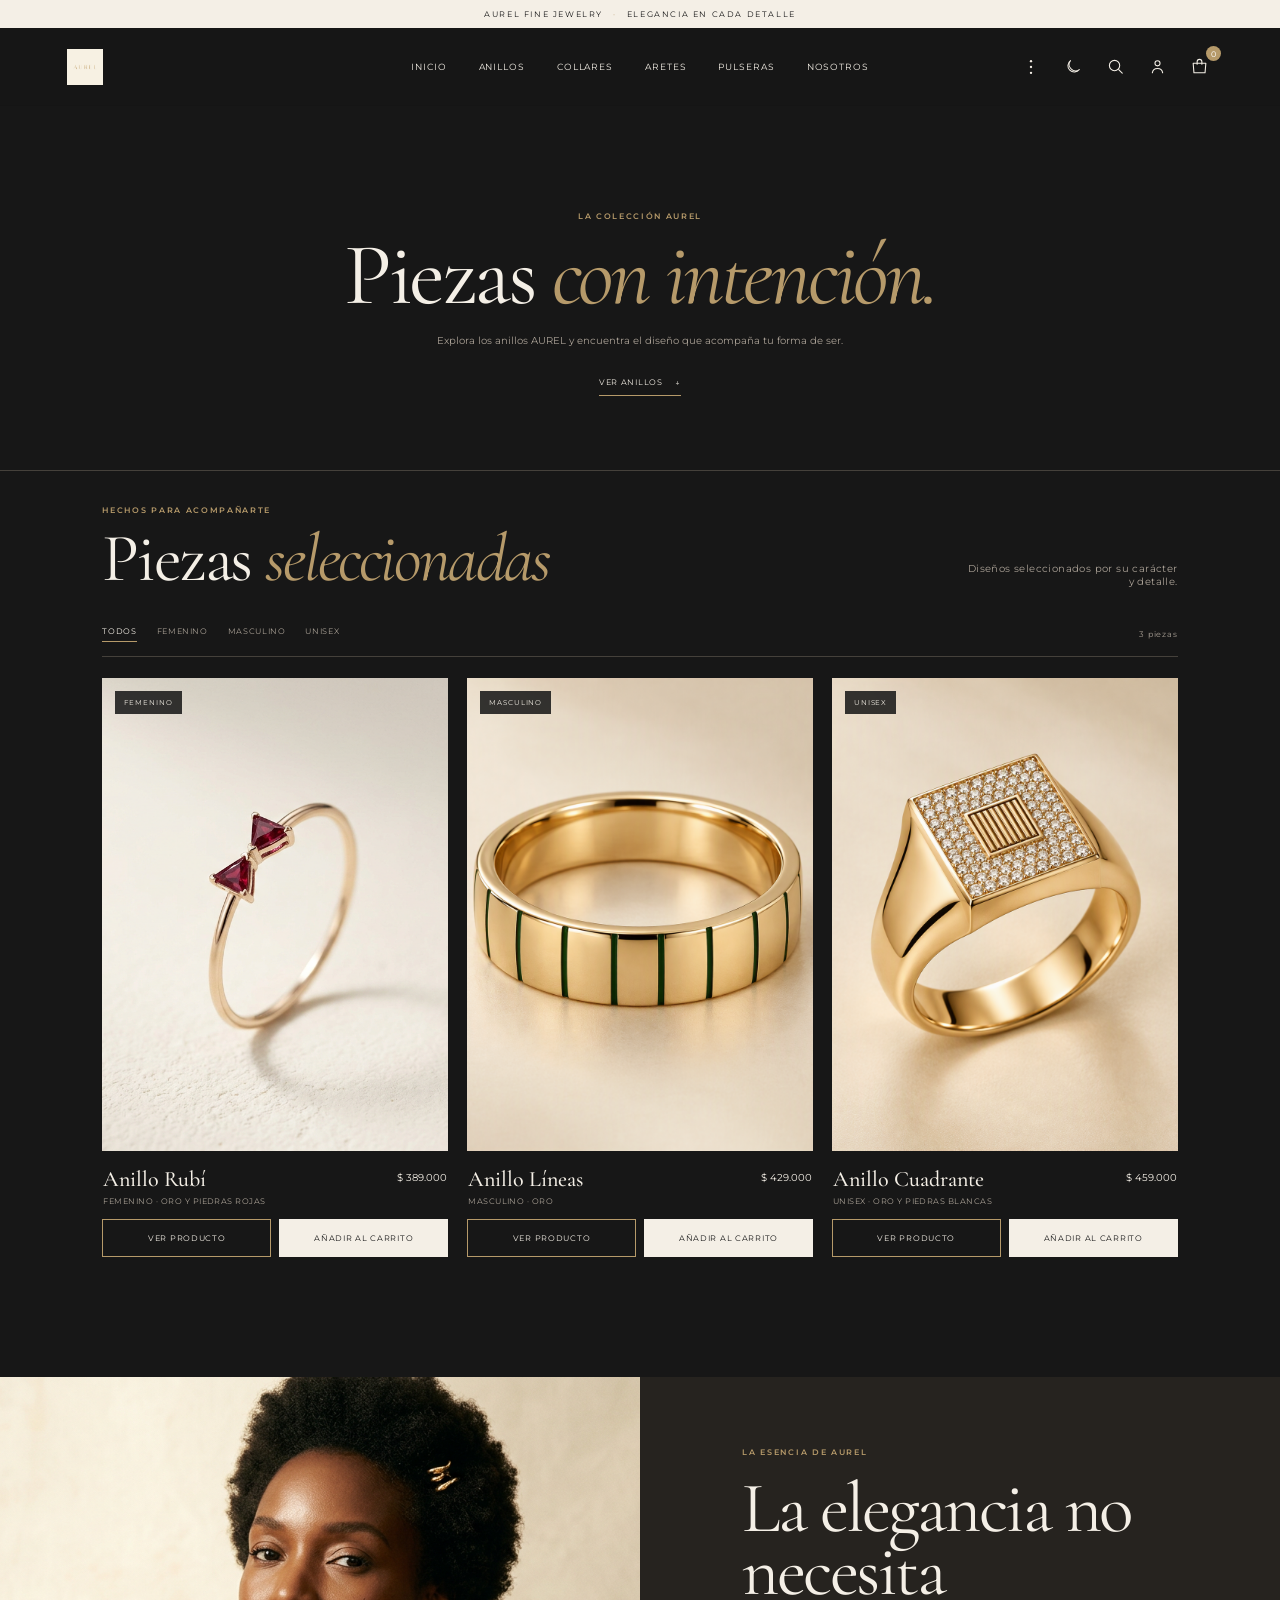
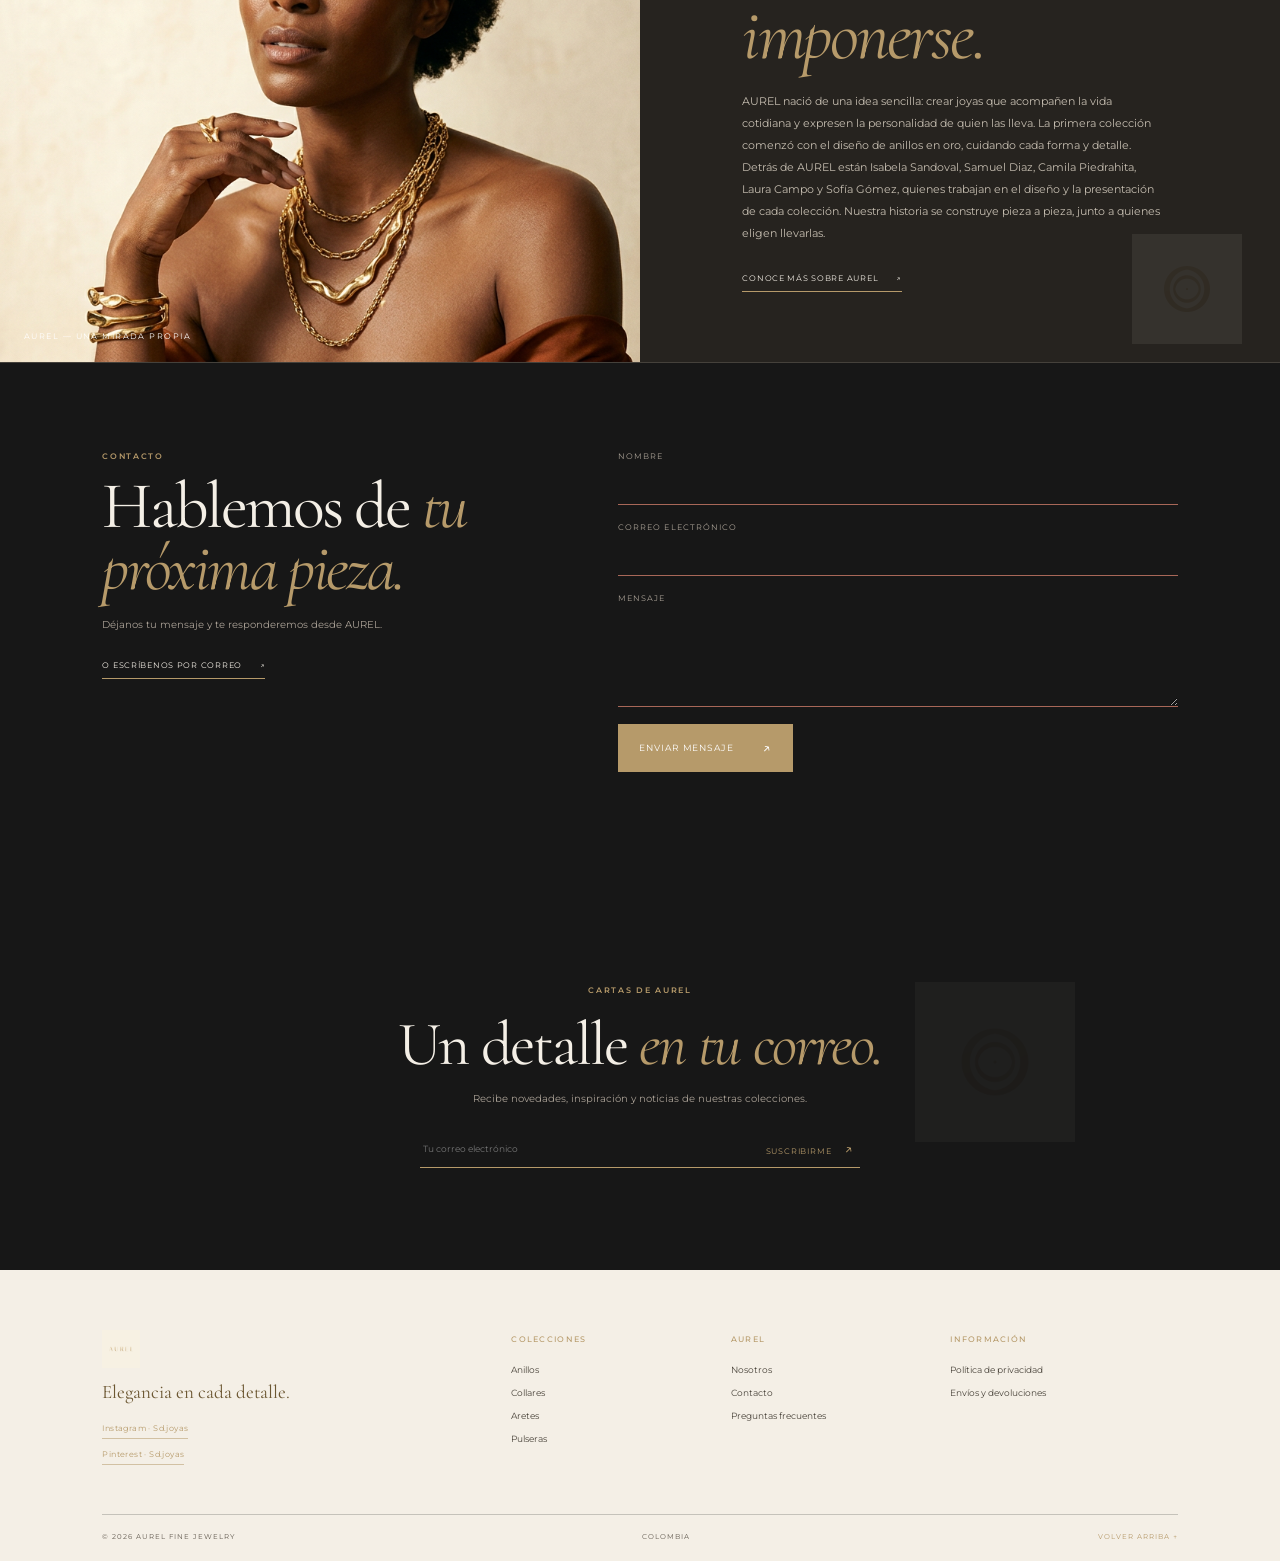
<file: productos.html>
<!doctype html>
<html lang="es" data-theme="dark">
<head>
<meta charset="utf-8"><meta name="viewport" content="width=device-width, initial-scale=1"><meta name="theme-color" content="#171717"><meta name="description" content="AUREL Fine Jewelry. Joyas de oro contemporáneas, elegancia en cada detalle.">
<title>Anillos AUREL — Fine Jewelry</title>
<link rel="preconnect" href="https://fonts.googleapis.com"><link rel="preconnect" href="https://fonts.gstatic.com" crossorigin><link href="https://fonts.googleapis.com/css2?family=Cormorant+Garamond:wght@400;500;600&family=Montserrat:wght@400;500;600&display=swap" rel="stylesheet"><link rel="stylesheet" href="styles.css"><script src="script.js" defer></script>
</head>
<body data-collection="anillos">
<div class="topline">AUREL FINE JEWELRY <span>·</span> ELEGANCIA EN CADA DETALLE</div>
<header class="header"><button class="menu-toggle icon-button" aria-label="Abrir menú" aria-expanded="false" aria-controls="primary-nav"><span></span><span></span></button><a class="brand" href="index.html#inicio" aria-label="AUREL, inicio"><img src="img/Logotipo tipográfico@1x.png" alt="AUREL"></a><nav class="nav" id="primary-nav" aria-label="Navegación principal"><a href="index.html#inicio">Inicio</a><a href="#anillos" data-category-nav="Anillos">Anillos</a><a href="collares.html" data-category-nav="Collares">Collares</a><a href="aretes.html#catalogo" data-category-nav="Aretes">Aretes</a><a href="pulseras.html#catalogo" data-category-nav="Pulseras">Pulseras</a><a href="index.html#nosotros">Nosotros</a></nav><div class="header-actions"><button class="icon-button more-menu-toggle" aria-label="Abrir menú de navegación" aria-expanded="false" aria-controls="site-menu" title="Más secciones"><svg viewBox="0 0 24 24" aria-hidden="true"><circle cx="12" cy="5" r="1.4"/><circle cx="12" cy="12" r="1.4"/><circle cx="12" cy="19" r="1.4"/></svg></button><button class="icon-button theme-toggle" aria-label="Cambiar a modo oscuro" aria-pressed="false" title="Cambiar tema"><svg class="theme-sun" viewBox="0 0 24 24" aria-hidden="true"><circle cx="12" cy="12" r="3.5"/><path d="M12 2v2m0 16v2M4.93 4.93l1.42 1.42m11.3 11.3 1.42 1.42M2 12h2m16 0h2M4.93 19.07l1.42-1.42m11.3-11.3 1.42-1.42"/></svg><svg class="theme-moon" viewBox="0 0 24 24" aria-hidden="true"><path d="M20.5 15.4A8.5 8.5 0 0 1 8.6 3.5 8.5 8.5 0 1 0 20.5 15.4Z"/></svg></button><button class="icon-button search-toggle" aria-label="Buscar productos" aria-expanded="false"><svg viewBox="0 0 24 24" aria-hidden="true"><circle cx="10.8" cy="10.8" r="6.5"/><path d="m16 16 4.5 4.5"/></svg></button><button class="icon-button account-button" aria-label="Información de contacto"><svg viewBox="0 0 24 24" aria-hidden="true"><circle cx="12" cy="8" r="3.2"/><path d="M5.5 20c.4-3.5 2.7-5.5 6.5-5.5s6.1 2 6.5 5.5"/></svg></button><button class="icon-button cart-toggle" aria-label="Abrir carrito"><svg viewBox="0 0 24 24" aria-hidden="true"><path d="M4 8h16l-1 12H5L4 8Z"/><path d="M9 9V6a3 3 0 0 1 6 0v3"/></svg><span class="cart-count" aria-live="polite">0</span></button></div></header><nav class="site-menu" id="site-menu" aria-label="Todas las secciones" hidden><a href="index.html#inicio">Inicio</a><a href="index.html#categorias">Colecciones</a><details><summary>Productos</summary><a href="productos.html#anillos">Anillos</a><a href="collares.html">Collares</a><a href="aretes.html#catalogo">Aretes</a><a href="pulseras.html#catalogo">Pulseras</a></details><a href="index.html#nosotros">La esencia de AUREL</a><a href="index.html#contacto">Contacto</a></nav>
<form class="search-panel" role="search" hidden><label for="site-search">Buscar en AUREL</label><div><input id="site-search" type="search" placeholder="Anillo, diseño femenino…"><button type="submit" aria-label="Buscar">↗</button></div></form>
<main>
<section class="page-intro" id="productos"><p class="eyebrow">LA COLECCIÓN AUREL</p><h1>Piezas <em>con intención.</em></h1><p>Explora los anillos AUREL y encuentra el diseño que acompaña tu forma de ser.</p><a class="text-link" href="#anillos">Ver anillos <span>↓</span></a></section>

<section class="featured section-pad" id="anillos"><div class="section-head featured-head"><div><p class="eyebrow">HECHOS PARA ACOMPAÑARTE</p><h2>Piezas <em>seleccionadas</em></h2></div><p class="section-intro">Diseños seleccionados por su carácter y detalle.</p></div><div class="shop-controls"><div class="filters" role="group" aria-label="Filtrar piezas por diseño"><button class="filter-chip is-active" data-filter="todos" aria-pressed="true">Todos</button><button class="filter-chip" data-filter="femenino" aria-pressed="false">Femenino</button><button class="filter-chip" data-filter="masculino" aria-pressed="false">Masculino</button><button class="filter-chip" data-filter="unisex" aria-pressed="false">Unisex</button></div><span class="result-count" aria-live="polite">3 piezas</span></div><div class="product-grid" id="product-grid" aria-live="polite"></div><p class="collection-empty" hidden>No hay piezas que coincidan con esta búsqueda o filtro.</p></section>
<section class="story" id="nosotros"><div class="story-image"><img src="img/portada/modelo 2.png" alt="Retrato editorial de la campaña AUREL" loading="lazy"><span class="story-caption">AUREL — UNA MIRADA PROPIA</span></div><div class="story-copy"><p class="eyebrow">LA ESENCIA DE AUREL</p><h2>La elegancia no necesita <em>imponerse.</em></h2><p>AUREL nació de una idea sencilla: crear joyas que acompañen la vida cotidiana y expresen la personalidad de quien las lleva. La primera colección comenzó con el diseño de anillos en oro, cuidando cada forma y detalle. Detrás de AUREL están Isabela Sandoval, Samuel Diaz, Camila Piedrahita, Laura Campo y Sofía Gómez, quienes trabajan en el diseño y la presentación de cada colección. Nuestra historia se construye pieza a pieza, junto a quienes eligen llevarlas.</p><a class="text-link" href="#contacto">Conoce más sobre AUREL <span>↗</span></a><img class="story-mark" src="img/Símbolo@1x.png" alt="" loading="lazy"></div></section>
<section class="contact-section section-pad" id="contacto"><div class="contact-copy"><p class="eyebrow">CONTACTO</p><h2>Hablemos de <em>tu próxima pieza.</em></h2><p>Déjanos tu mensaje y te responderemos desde AUREL.</p><a class="text-link" href="mailto:hola@aurel.co">O escríbenos por correo <span>↗</span></a></div><form class="contact-form"><div class="form-field"><label for="contact-name">Nombre</label><input id="contact-name" name="name" type="text" autocomplete="name" required></div><div class="form-field"><label for="contact-email">Correo electrónico</label><input id="contact-email" name="email" type="email" autocomplete="email" required></div><div class="form-field"><label for="contact-message">Mensaje</label><textarea id="contact-message" name="message" rows="4" required></textarea></div><button class="button button-gold" type="submit">Enviar mensaje <span>↗</span></button><p class="form-feedback" role="status" aria-live="polite"></p></form></section><section class="newsletter" id="newsletter"><img src="img/Símbolo@1x.png" alt="" class="newsletter-mark"><p class="eyebrow">CARTAS DE AUREL</p><h2>Un detalle <em>en tu correo.</em></h2><p>Recibe novedades, inspiración y noticias de nuestras colecciones.</p><form class="newsletter-form"><label class="visually-hidden" for="newsletter-email">Tu correo electrónico</label><input id="newsletter-email" type="email" placeholder="Tu correo electrónico" required><button type="submit">Suscribirme <span>↗</span></button></form></section>
</main>
<footer class="footer"><div class="footer-main"><div class="footer-brand"><a href="index.html#inicio"><img src="img/Logotipo tipográfico@1x.png" alt="AUREL"></a><p>Elegancia en cada detalle.</p><div class="social-links"><a href="https://www.instagram.com/sd.joyas/" aria-label="Instagram: Sd.joyas">Instagram · Sd.joyas</a><a href="https://www.pinterest.com/sd.joyas/" aria-label="Pinterest: Sd.joyas">Pinterest · Sd.joyas</a></div></div><div class="footer-column"><h2>COLECCIONES</h2><a href="productos.html#anillos">Anillos</a><a href="collares.html">Collares</a><a href="aretes.html#catalogo">Aretes</a><a href="pulseras.html#catalogo">Pulseras</a></div><div class="footer-column"><h2>AUREL</h2><a href="#nosotros">Nosotros</a><a href="mailto:hola@aurel.co">Contacto</a><a href="mailto:hola@aurel.co?subject=Preguntas%20frecuentes">Preguntas frecuentes</a></div><div class="footer-column"><h2>INFORMACIÓN</h2><a href="mailto:hola@aurel.co?subject=Informaci%C3%B3n%20de%20privacidad">Política de privacidad</a><a href="mailto:hola@aurel.co?subject=Informaci%C3%B3n%20de%20env%C3%ADos">Envíos y devoluciones</a></div></div><div class="footer-bottom"><span>© <span id="year"></span> AUREL FINE JEWELRY</span><span>COLOMBIA</span><a href="#productos">VOLVER ARRIBA ↑</a></div></footer>
<div class="scrim" hidden></div><aside class="cart-drawer" aria-label="Tu carrito" aria-hidden="true"><div class="drawer-head"><div><p class="eyebrow">SELECCIÓN AUREL</p><h2>Tu carrito <span class="drawer-count">(0)</span></h2></div><button class="icon-button close-cart" aria-label="Cerrar carrito">×</button></div><div class="cart-items"></div><div class="cart-empty"><img src="img/Símbolo@1x.png" alt=""><p>Tu selección comienza con una pieza especial.</p><a class="text-link continue-shopping" href="#anillos">Descubrir anillos ↗</a></div><div class="cart-summary" hidden><div><span>Subtotal</span><strong class="subtotal">$0</strong></div><p>El envío se calcula al confirmar el pedido.</p><a class="button button-gold checkout-link" href="mailto:hola@aurel.co?subject=Mi%20selecci%C3%B3n%20AUREL">Consultar selección <span>↗</span></a></div></aside><dialog class="product-dialog" aria-labelledby="dialog-title"><button class="dialog-close icon-button" aria-label="Cerrar detalle">×</button><div class="dialog-content"></div></dialog><div class="toast" role="status" aria-live="polite"></div>
</body></html>
</file>
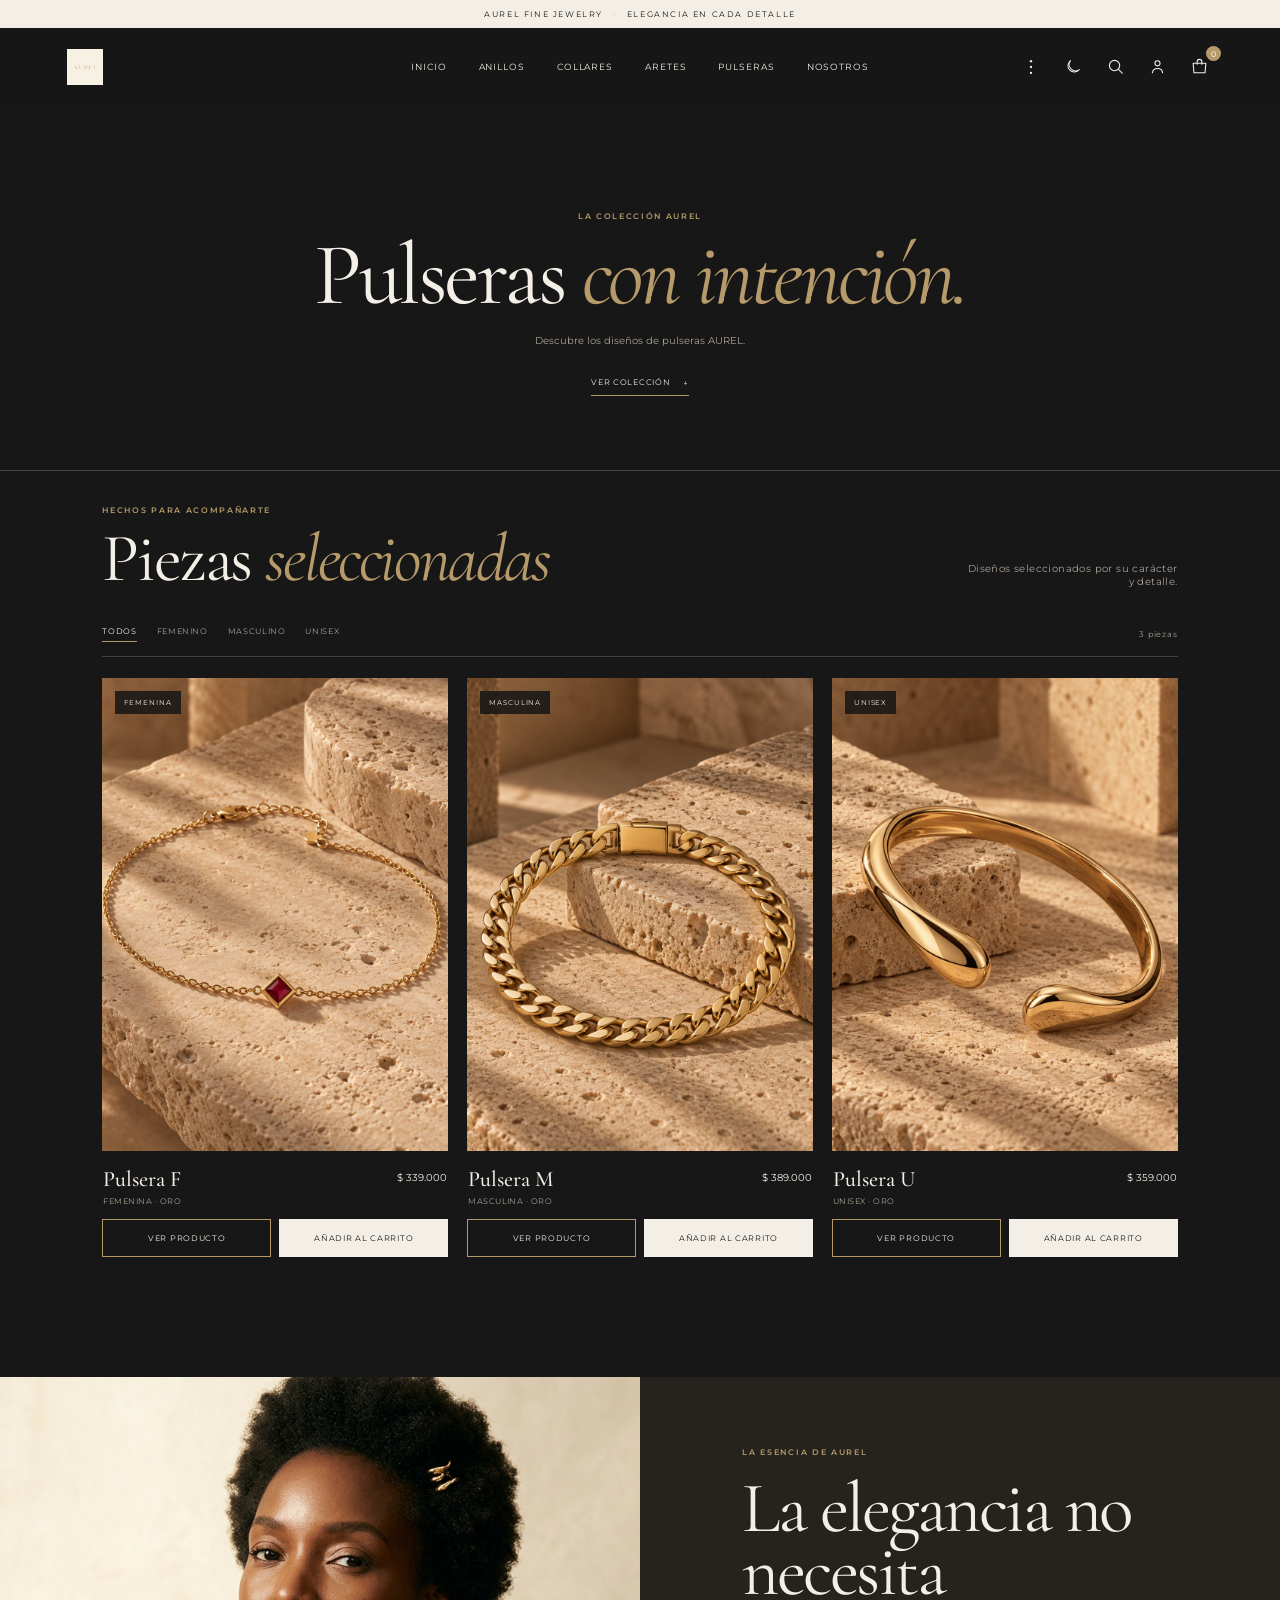
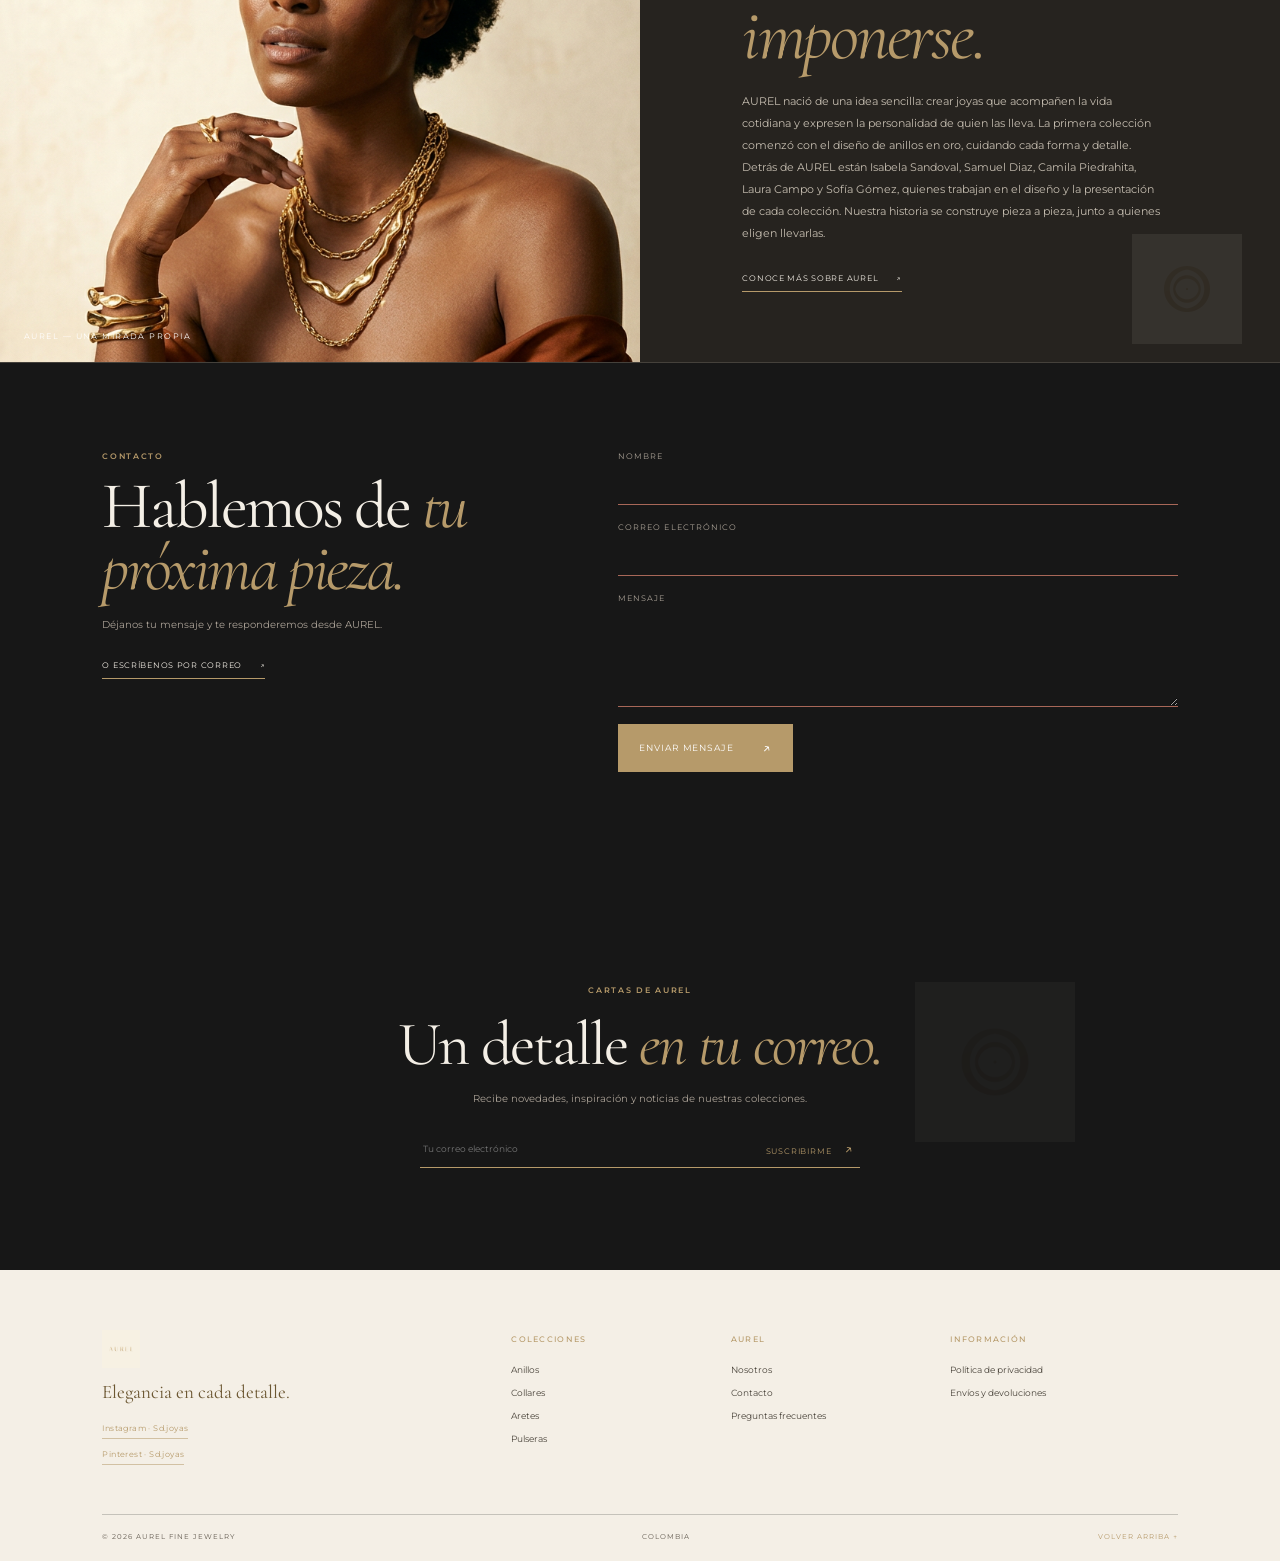
<file: pulseras.html>
<!doctype html>
<html lang="es" data-theme="dark">
<head>
<meta charset="utf-8"><meta name="viewport" content="width=device-width, initial-scale=1"><meta name="theme-color" content="#171717"><meta name="description" content="AUREL Fine Jewelry. Joyas de oro contemporáneas, elegancia en cada detalle.">
<title>Pulseras AUREL — Fine Jewelry</title>
<link rel="preconnect" href="https://fonts.googleapis.com"><link rel="preconnect" href="https://fonts.gstatic.com" crossorigin><link href="https://fonts.googleapis.com/css2?family=Cormorant+Garamond:wght@400;500;600&family=Montserrat:wght@400;500;600&display=swap" rel="stylesheet"><link rel="stylesheet" href="styles.css"><script src="script.js" defer></script>
</head>
<body data-collection="pulseras">
<div class="topline">AUREL FINE JEWELRY <span>·</span> ELEGANCIA EN CADA DETALLE</div>
<header class="header"><button class="menu-toggle icon-button" aria-label="Abrir menú" aria-expanded="false" aria-controls="primary-nav"><span></span><span></span></button><a class="brand" href="index.html#inicio" aria-label="AUREL, inicio"><img src="img/Logotipo tipográfico@1x.png" alt="AUREL"></a><nav class="nav" id="primary-nav" aria-label="Navegación principal"><a href="index.html#inicio">Inicio</a><a href="productos.html#anillos" data-category-nav="Anillos">Anillos</a><a href="collares.html#catalogo" data-category-nav="Collares">Collares</a><a href="aretes.html#catalogo" data-category-nav="Aretes">Aretes</a><a href="pulseras.html#catalogo" data-category-nav="Pulseras">Pulseras</a><a href="index.html#nosotros">Nosotros</a></nav><div class="header-actions"><button class="icon-button more-menu-toggle" aria-label="Abrir menú de navegación" aria-expanded="false" aria-controls="site-menu" title="Más secciones"><svg viewBox="0 0 24 24" aria-hidden="true"><circle cx="12" cy="5" r="1.4"/><circle cx="12" cy="12" r="1.4"/><circle cx="12" cy="19" r="1.4"/></svg></button><button class="icon-button theme-toggle" aria-label="Cambiar a modo oscuro" aria-pressed="false" title="Cambiar tema"><svg class="theme-sun" viewBox="0 0 24 24" aria-hidden="true"><circle cx="12" cy="12" r="3.5"/><path d="M12 2v2m0 16v2M4.93 4.93l1.42 1.42m11.3 11.3 1.42 1.42M2 12h2m16 0h2M4.93 19.07l1.42-1.42m11.3-11.3 1.42-1.42"/></svg><svg class="theme-moon" viewBox="0 0 24 24" aria-hidden="true"><path d="M20.5 15.4A8.5 8.5 0 0 1 8.6 3.5 8.5 8.5 0 1 0 20.5 15.4Z"/></svg></button><button class="icon-button search-toggle" aria-label="Buscar productos" aria-expanded="false"><svg viewBox="0 0 24 24" aria-hidden="true"><circle cx="10.8" cy="10.8" r="6.5"/><path d="m16 16 4.5 4.5"/></svg></button><button class="icon-button account-button" aria-label="Información de contacto"><svg viewBox="0 0 24 24" aria-hidden="true"><circle cx="12" cy="8" r="3.2"/><path d="M5.5 20c.4-3.5 2.7-5.5 6.5-5.5s6.1 2 6.5 5.5"/></svg></button><button class="icon-button cart-toggle" aria-label="Abrir carrito"><svg viewBox="0 0 24 24" aria-hidden="true"><path d="M4 8h16l-1 12H5L4 8Z"/><path d="M9 9V6a3 3 0 0 1 6 0v3"/></svg><span class="cart-count" aria-live="polite">0</span></button></div></header><nav class="site-menu" id="site-menu" aria-label="Todas las secciones" hidden><a href="index.html#inicio">Inicio</a><a href="index.html#categorias">Colecciones</a><details><summary>Productos</summary><a href="productos.html#anillos">Anillos</a><a href="collares.html">Collares</a><a href="aretes.html#catalogo">Aretes</a><a href="pulseras.html#catalogo">Pulseras</a></details><a href="index.html#nosotros">La esencia de AUREL</a><a href="index.html#contacto">Contacto</a></nav>
<form class="search-panel" role="search" hidden><label for="site-search">Buscar en AUREL</label><div><input id="site-search" type="search" placeholder="Anillo, diseño femenino…"><button type="submit" aria-label="Buscar">↗</button></div></form>
<main>
<section class="page-intro" id="productos"><p class="eyebrow">LA COLECCIÓN AUREL</p><h1>Pulseras <em>con intención.</em></h1><p>Descubre los diseños de pulseras AUREL.</p><a class="text-link" href="#catalogo">Ver colección <span>↓</span></a></section>

<section class="featured section-pad" id="catalogo"><div class="section-head featured-head"><div><p class="eyebrow">HECHOS PARA ACOMPAÑARTE</p><h2>Piezas <em>seleccionadas</em></h2></div><p class="section-intro">Diseños seleccionados por su carácter y detalle.</p></div><div class="shop-controls"><div class="filters" role="group" aria-label="Filtrar piezas por diseño"><button class="filter-chip is-active" data-filter="todos" aria-pressed="true">Todos</button><button class="filter-chip" data-filter="femenino" aria-pressed="false">Femenino</button><button class="filter-chip" data-filter="masculino" aria-pressed="false">Masculino</button><button class="filter-chip" data-filter="unisex" aria-pressed="false">Unisex</button></div><span class="result-count" aria-live="polite">3 piezas</span></div><div class="product-grid" id="product-grid" aria-live="polite"></div><p class="collection-empty" hidden>No hay piezas que coincidan con esta búsqueda o filtro.</p></section>
<section class="story" id="nosotros"><div class="story-image"><img src="img/portada/modelo 2.png" alt="Retrato editorial de la campaña AUREL" loading="lazy"><span class="story-caption">AUREL — UNA MIRADA PROPIA</span></div><div class="story-copy"><p class="eyebrow">LA ESENCIA DE AUREL</p><h2>La elegancia no necesita <em>imponerse.</em></h2><p>AUREL nació de una idea sencilla: crear joyas que acompañen la vida cotidiana y expresen la personalidad de quien las lleva. La primera colección comenzó con el diseño de anillos en oro, cuidando cada forma y detalle. Detrás de AUREL están Isabela Sandoval, Samuel Diaz, Camila Piedrahita, Laura Campo y Sofía Gómez, quienes trabajan en el diseño y la presentación de cada colección. Nuestra historia se construye pieza a pieza, junto a quienes eligen llevarlas.</p><a class="text-link" href="#contacto">Conoce más sobre AUREL <span>↗</span></a><img class="story-mark" src="img/Símbolo@1x.png" alt="" loading="lazy"></div></section>
<section class="contact-section section-pad" id="contacto"><div class="contact-copy"><p class="eyebrow">CONTACTO</p><h2>Hablemos de <em>tu próxima pieza.</em></h2><p>Déjanos tu mensaje y te responderemos desde AUREL.</p><a class="text-link" href="mailto:hola@aurel.co">O escríbenos por correo <span>↗</span></a></div><form class="contact-form"><div class="form-field"><label for="contact-name">Nombre</label><input id="contact-name" name="name" type="text" autocomplete="name" required></div><div class="form-field"><label for="contact-email">Correo electrónico</label><input id="contact-email" name="email" type="email" autocomplete="email" required></div><div class="form-field"><label for="contact-message">Mensaje</label><textarea id="contact-message" name="message" rows="4" required></textarea></div><button class="button button-gold" type="submit">Enviar mensaje <span>↗</span></button><p class="form-feedback" role="status" aria-live="polite"></p></form></section><section class="newsletter" id="newsletter"><img src="img/Símbolo@1x.png" alt="" class="newsletter-mark"><p class="eyebrow">CARTAS DE AUREL</p><h2>Un detalle <em>en tu correo.</em></h2><p>Recibe novedades, inspiración y noticias de nuestras colecciones.</p><form class="newsletter-form"><label class="visually-hidden" for="newsletter-email">Tu correo electrónico</label><input id="newsletter-email" type="email" placeholder="Tu correo electrónico" required><button type="submit">Suscribirme <span>↗</span></button></form></section>
</main>
<footer class="footer"><div class="footer-main"><div class="footer-brand"><a href="index.html#inicio"><img src="img/Logotipo tipográfico@1x.png" alt="AUREL"></a><p>Elegancia en cada detalle.</p><div class="social-links"><a href="https://www.instagram.com/sd.joyas/" aria-label="Instagram: Sd.joyas">Instagram · Sd.joyas</a><a href="https://www.pinterest.com/sd.joyas/" aria-label="Pinterest: Sd.joyas">Pinterest · Sd.joyas</a></div></div><div class="footer-column"><h2>COLECCIONES</h2><a href="productos.html#anillos">Anillos</a><a href="collares.html">Collares</a><a href="aretes.html#catalogo">Aretes</a><a href="pulseras.html#catalogo">Pulseras</a></div><div class="footer-column"><h2>AUREL</h2><a href="#nosotros">Nosotros</a><a href="mailto:hola@aurel.co">Contacto</a><a href="mailto:hola@aurel.co?subject=Preguntas%20frecuentes">Preguntas frecuentes</a></div><div class="footer-column"><h2>INFORMACIÓN</h2><a href="mailto:hola@aurel.co?subject=Informaci%C3%B3n%20de%20privacidad">Política de privacidad</a><a href="mailto:hola@aurel.co?subject=Informaci%C3%B3n%20de%20env%C3%ADos">Envíos y devoluciones</a></div></div><div class="footer-bottom"><span>© <span id="year"></span> AUREL FINE JEWELRY</span><span>COLOMBIA</span><a href="#productos">VOLVER ARRIBA ↑</a></div></footer>
<div class="scrim" hidden></div><aside class="cart-drawer" aria-label="Tu carrito" aria-hidden="true"><div class="drawer-head"><div><p class="eyebrow">SELECCIÓN AUREL</p><h2>Tu carrito <span class="drawer-count">(0)</span></h2></div><button class="icon-button close-cart" aria-label="Cerrar carrito">×</button></div><div class="cart-items"></div><div class="cart-empty"><img src="img/Símbolo@1x.png" alt=""><p>Tu selección comienza con una pieza especial.</p><a class="text-link continue-shopping" href="productos.html#anillos">Descubrir anillos ↗</a></div><div class="cart-summary" hidden><div><span>Subtotal</span><strong class="subtotal">$0</strong></div><p>El envío se calcula al confirmar el pedido.</p><a class="button button-gold checkout-link" href="mailto:hola@aurel.co?subject=Mi%20selecci%C3%B3n%20AUREL">Consultar selección <span>↗</span></a></div></aside><dialog class="product-dialog" aria-labelledby="dialog-title"><button class="dialog-close icon-button" aria-label="Cerrar detalle">×</button><div class="dialog-content"></div></dialog><div class="toast" role="status" aria-live="polite"></div>
</body></html>
</file>
<file: styles.css>
﻿:root{--ink:#171717;--ivory:#F4EFE6;--gold:#B69A6A;--sand:#D8CBB8;--muted:#777168;--line:#d9d1c3;--serif:'Cormorant Garamond',Georgia,serif;--sans:'Montserrat',Arial,sans-serif;--max:1600px}*{box-sizing:border-box}html{scroll-behavior:smooth;scroll-padding-top:100px}body{margin:0;background:var(--ivory);color:var(--ink);font-family:var(--sans);font-size:12px;-webkit-font-smoothing:antialiased}body.locked{overflow:hidden}button,input{font:inherit;color:inherit}button,a{-webkit-tap-highlight-color:transparent}a{color:inherit;text-decoration:none}button{cursor:pointer}.topline{height:28px;display:flex;align-items:center;justify-content:center;gap:10px;background:var(--ink);color:var(--ivory);font-size:8px;letter-spacing:.2em}.topline span{color:var(--gold)}.header{height:78px;position:sticky;top:0;z-index:20;background:rgba(244,239,230,.97);display:grid;grid-template-columns:1fr auto 1fr;align-items:center;padding:0 5.2%;border-bottom:1px solid #17171714}.brand img{display:block;width:108px;height:36px;object-fit:contain;object-position:left center}.nav{display:flex;align-items:center;gap:clamp(17px,2.5vw,38px)}.nav a{font-size:9px;letter-spacing:.1em;text-transform:uppercase;position:relative}.nav a:after{content:'';position:absolute;left:0;bottom:-7px;width:0;height:1px;background:var(--gold);transition:width .25s}.nav a:hover:after{width:100%}.header-actions{justify-self:end;display:flex;align-items:center;gap:17px}.icon-button{border:0;background:none;padding:4px;display:grid;place-items:center;position:relative}.icon-button svg{width:19px;height:19px;fill:none;stroke:currentColor;stroke-width:1.35;stroke-linecap:round;stroke-linejoin:round}.cart-count{position:absolute;right:-8px;top:-7px;min-width:15px;height:15px;border-radius:50%;display:grid;place-items:center;background:var(--gold);color:white;font-size:8px}.menu-toggle{display:none}.search-panel{position:fixed;z-index:19;top:106px;left:0;right:0;padding:25px max(7%,calc((100vw - 900px)/2));background:var(--ivory);box-shadow:0 15px 25px #17171712}.search-panel[hidden]{display:none}.search-panel label{display:block;font-size:9px;letter-spacing:.14em;text-transform:uppercase;color:var(--muted);margin-bottom:10px}.search-panel div{display:flex;border-bottom:1px solid var(--gold)}.search-panel input{flex:1;border:0;background:none;padding:12px 0;outline:none;font-family:var(--serif);font-size:22px}.search-panel button{border:0;background:none;font-size:22px;color:var(--gold)}
.hero{max-width:var(--max);margin:auto;position:relative;padding:0 5.2% 25px}.hero-grid{height:min(57vw,690px);min-height:450px;display:grid;grid-template-columns:1fr 1fr 1fr;gap:8px;overflow:hidden}.hero-photo{margin:0;min-width:0;position:relative;overflow:hidden;background:var(--sand)}.hero-photo img{width:100%;height:100%;object-fit:cover;object-position:center 33%;display:block;transition:transform 1.2s cubic-bezier(.2,.65,.2,1)}.hero-photo:hover img{transform:scale(1.025)}.hero-photo:nth-child(2) img{object-position:center 30%}.hero-photo:nth-child(3) img{object-position:center 28%}.hero-photo:after{content:'';position:absolute;inset:45% 0 0;background:linear-gradient(transparent,#17171732)}.hero-photo figcaption{position:absolute;z-index:1;left:18px;bottom:17px;color:white;font-size:8px;letter-spacing:.16em}.hero-overlay{position:absolute;z-index:2;top:50%;left:50%;transform:translate(-50%,-48%);width:min(390px,38%);text-align:center;padding:36px 28px 32px;background:rgba(244,239,230,.94);border:1px solid #b69a6a78}.hero-symbol{display:block;margin:0 auto 12px;width:33px;height:33px}.hero-symbol img{width:100%;height:100%;object-fit:contain;opacity:.82}.eyebrow{margin:0 0 15px;font-size:8px;letter-spacing:.21em;color:var(--gold);font-weight:600}.hero h1,.section-head h2,.story h2,.newsletter h2{font-family:var(--serif);font-weight:400;letter-spacing:-.035em}.hero h1{font-size:clamp(48px,6vw,80px);line-height:.84;margin:0 0 24px}.hero h1 em,.section-head h2 em,.story h2 em,.newsletter h2 em{font-weight:400;color:var(--gold)}.button{min-height:48px;padding:0 21px;display:inline-flex;align-items:center;justify-content:center;gap:28px;font-size:9px;letter-spacing:.1em;text-transform:uppercase;border:0;transition:background .2s,transform .2s}.button:hover{transform:translateY(-2px)}.button-gold{background:var(--gold);color:white}.button-gold:hover{background:#9e8254}.button span{font-size:15px}.hero-footnote{text-align:center;margin:17px 0 0;font-size:8px;letter-spacing:.18em;color:var(--muted)}.section-pad{max-width:var(--max);padding-left:8%;padding-right:8%;margin:0 auto}.categories{padding-top:112px;padding-bottom:117px}.section-head{text-align:center;margin-bottom:40px}.section-head .eyebrow{margin-bottom:12px}.section-head h2{font-size:clamp(42px,5.4vw,68px);margin:0;line-height:.95}.section-intro{font-size:10px;letter-spacing:.04em;color:var(--muted);margin:14px 0 0}.category-grid{display:grid;grid-template-columns:repeat(4,1fr);gap:13px}.category-card{height:clamp(230px,30vw,405px);position:relative;overflow:hidden;background:#e8e0d3;display:block}.category-card:after{content:'';position:absolute;inset:50% 0 0;background:linear-gradient(transparent,#17171750)}.category-card img{width:100%;height:100%;object-fit:cover;display:block;transition:transform .8s}.category-card:hover img{transform:scale(1.04)}.category-rings img{object-position:center}.category-card:nth-child(2) img{object-position:center 30%}.category-card:nth-child(3) img{object-position:center 38%}.category-card:nth-child(4) img{object-position:center 34%}.category-number{position:absolute;z-index:1;top:13px;left:14px;color:white;font-size:9px;letter-spacing:.1em}.category-label{position:absolute;z-index:1;bottom:17px;left:16px;right:16px;color:white;display:flex;justify-content:space-between;align-items:center;font-family:var(--serif);font-size:25px}.category-label b{font-family:var(--sans);font-size:15px;font-weight:400;color:#e2ca9e}.provisional{position:absolute;z-index:1;top:13px;right:12px;padding:6px 7px;background:#f4efe6cc;color:#665b4a;font-size:6px;letter-spacing:.12em}
.featured{padding-top:34px;padding-bottom:120px}.featured-head{display:flex;justify-content:space-between;align-items:end;text-align:left;margin-bottom:34px}.featured-head .section-intro{max-width:210px;text-align:right;margin:0 0 4px}.shop-controls{display:flex;align-items:center;justify-content:space-between;margin-bottom:21px;border-bottom:1px solid var(--line);padding-bottom:14px}.filters{display:flex;gap:20px}.filter-chip{padding:0 0 5px;border:0;border-bottom:1px solid transparent;background:none;font-size:8px;letter-spacing:.08em;text-transform:uppercase;color:var(--muted)}.filter-chip.is-active{color:var(--ink);border-color:var(--gold)}.result-count{font-size:8px;color:var(--muted);letter-spacing:.1em}.product-grid{display:grid;grid-template-columns:repeat(3,1fr);gap:19px}.product-card{min-width:0}.product-image{height:clamp(260px,37vw,480px);position:relative;background:#ebe5da;overflow:hidden;cursor:pointer}.product-image img{width:100%;height:100%;object-fit:cover;display:block;transition:transform .7s}.product-card:hover .product-image img{transform:scale(1.025)}.product-open{position:absolute;inset:0;width:100%;border:0;background:none}.product-open:focus-visible{outline:2px solid var(--gold);outline-offset:-4px}.product-type{position:absolute;top:13px;left:13px;padding:7px 9px;background:#f4efe6e8;font-size:7px;letter-spacing:.13em;text-transform:uppercase}.product-view{position:absolute;right:12px;bottom:12px;padding:10px 13px;background:var(--ivory);font-size:8px;letter-spacing:.08em;text-transform:uppercase;opacity:0;transform:translateY(5px);transition:.2s}.product-card:hover .product-view,.product-open:focus-visible+.product-type+.product-view{opacity:1;transform:none}.product-meta{display:flex;justify-content:space-between;gap:12px;padding:15px 1px 0}.product-meta h3{font-family:var(--serif);font-size:22px;font-weight:500;margin:0 0 4px}.product-meta p{font-size:8px;color:var(--muted);margin:0;letter-spacing:.06em}.product-price{font-size:10px;white-space:nowrap;padding-top:5px}.product-actions{display:flex;gap:8px;padding:13px 0 0}.small-button{flex:1;height:38px;background:none;border:1px solid var(--gold);font-size:8px;letter-spacing:.09em;text-transform:uppercase;transition:.2s}.small-button:hover{background:var(--gold);color:white}.small-button.primary{background:var(--ink);border-color:var(--ink);color:var(--ivory)}.small-button.primary:hover{background:var(--gold);border-color:var(--gold)}
.story{max-width:var(--max);margin:0 auto;min-height:560px;display:grid;grid-template-columns:1fr 1fr;background:#e8e0d3}.story-image{min-height:560px;position:relative;overflow:hidden}.story-image img{width:100%;height:100%;position:absolute;inset:0;object-fit:cover;object-position:center 30%}.story-caption{position:absolute;left:24px;bottom:21px;color:white;font-size:8px;letter-spacing:.18em}.story-copy{position:relative;overflow:hidden;align-self:center;padding:70px clamp(45px,8vw,125px)}.story-copy .eyebrow{margin-bottom:20px}.story h2{font-size:clamp(48px,5.6vw,72px);line-height:.88;margin:0 0 23px}.story-copy>p:not(.eyebrow){max-width:420px;font-size:11px;line-height:2;color:#625d54;margin:0 0 25px}.text-link{display:inline-block;border-bottom:1px solid var(--gold);padding-bottom:8px;font-size:8px;letter-spacing:.09em;text-transform:uppercase}.text-link span{margin-left:15px}.story-mark{position:absolute;right:6%;bottom:3%;width:110px;height:110px;object-fit:contain;opacity:.07}.newsletter{position:relative;text-align:center;padding:93px 20px 102px;overflow:hidden}.newsletter .eyebrow{margin-bottom:12px}.newsletter h2{font-size:clamp(43px,5vw,62px);margin:0}.newsletter>p:not(.eyebrow){font-size:10px;color:var(--muted);margin:10px 0 25px}.newsletter-form{position:relative;z-index:1;display:flex;width:min(440px,90%);margin:auto;border-bottom:1px solid var(--gold)}.newsletter-form input{flex:1;min-width:0;background:none;border:0;outline:0;padding:13px 3px;font-size:9px}.newsletter-form button{border:0;background:none;color:var(--gold);font-size:8px;letter-spacing:.1em;text-transform:uppercase}.newsletter-form button span{font-size:15px;margin-left:10px}.newsletter-mark{position:absolute;right:16%;top:24%;width:160px;height:160px;object-fit:contain;opacity:.035}
.footer{background:var(--ink);color:var(--ivory);padding:60px 8% 20px}.footer-main{max-width:1300px;margin:auto;display:grid;grid-template-columns:2fr 1fr 1fr 1.2fr;gap:30px;padding-bottom:49px}.footer-brand img{width:112px;height:38px;object-fit:contain;object-position:left;filter:brightness(0) invert(1)}.footer-brand p{font-family:var(--serif);font-size:19px;color:var(--sand);margin:9px 0 18px}.social-links{display:flex;gap:9px}.social-links a{width:27px;height:27px;border:1px solid #b69a6a88;border-radius:50%;display:grid;place-items:center;color:var(--gold);font-size:7px}.footer-column{display:flex;flex-direction:column;gap:12px}.footer-column h2{font-size:8px;font-weight:500;letter-spacing:.16em;color:var(--gold);margin:4px 0 8px}.footer-column a{font-size:9px;color:#d3cec4;transition:color .2s}.footer-column a:hover{color:var(--gold)}.footer-bottom{max-width:1300px;margin:auto;border-top:1px solid #ffffff2b;padding-top:17px;display:flex;justify-content:space-between;font-size:7px;letter-spacing:.14em;color:#bdb7ad}.footer-bottom a{color:var(--gold)}
.scrim{position:fixed;z-index:29;inset:0;background:#17171766}.scrim[hidden]{display:none}.cart-drawer{position:fixed;z-index:30;top:0;right:0;bottom:0;width:min(440px,100%);padding:28px 30px;background:var(--ivory);transform:translateX(102%);transition:transform .3s;display:flex;flex-direction:column}.cart-drawer.is-open{transform:translateX(0)}.drawer-head{display:flex;justify-content:space-between;align-items:center;border-bottom:1px solid var(--line);padding-bottom:17px}.drawer-head .eyebrow{margin-bottom:5px}.drawer-head h2{font:400 34px var(--serif);margin:0}.drawer-count{font:400 12px var(--sans);color:var(--muted)}.close-cart,.dialog-close{font:300 28px var(--sans)}.cart-items{overflow:auto;flex:1}.cart-row{display:grid;grid-template-columns:78px 1fr auto;gap:13px;padding:17px 0;border-bottom:1px solid var(--line)}.cart-row img{width:78px;height:92px;object-fit:cover;background:#e8e0d3}.cart-row h3{font:500 19px var(--serif);margin:3px 0 5px}.cart-row p{font-size:8px;color:var(--muted);margin:0 0 9px}.quantity-control{display:flex;align-items:center;gap:11px;font-size:10px}.quantity-control button,.remove-item{border:0;background:none;padding:2px;color:var(--muted)}.remove-item{align-self:start;color:var(--gold);font-size:8px}.cart-empty{margin:auto;text-align:center;max-width:240px}.cart-empty[hidden]{display:none}.cart-empty img{width:41px;height:41px;object-fit:contain;opacity:.5}.cart-empty p{font:400 23px/1.2 var(--serif);color:#6a6358}.cart-summary{border-top:1px solid var(--line);padding-top:17px}.cart-summary[hidden]{display:none}.cart-summary>div{display:flex;justify-content:space-between;font-size:10px}.cart-summary strong{font-size:13px;font-weight:500}.cart-summary>p{font-size:8px;color:var(--muted);margin:10px 0 15px}.cart-summary .button{width:100%}.product-dialog{padding:0;border:0;width:min(900px,92vw);max-width:none;max-height:88vh;background:var(--ivory);color:var(--ink)}.product-dialog::backdrop{background:#17171799}.dialog-close{position:absolute;z-index:1;top:11px;right:13px}.dialog-content{display:grid;grid-template-columns:1fr 1fr;min-height:510px}.dialog-gallery{display:grid;grid-template-rows:1fr 110px;min-height:510px;background:#e8e0d3}.dialog-main-image{width:100%;height:100%;min-height:360px;object-fit:cover}.dialog-thumbs{display:flex;gap:8px;padding:8px;overflow:auto}.dialog-thumbs button{width:78px;flex:0 0 78px;padding:0;border:1px solid transparent;background:none}.dialog-thumbs button.is-active{border-color:var(--gold)}.dialog-thumbs img{width:100%;height:90px;object-fit:cover;display:block}.dialog-info{padding:55px clamp(25px,5vw,56px);align-self:center}.dialog-info .eyebrow{margin-bottom:11px}.dialog-info h2{font:500 43px/.95 var(--serif);margin:0 0 10px}.dialog-price{font-size:12px;color:var(--gold);margin:0 0 22px}.dialog-description{font-size:10px;line-height:1.9;color:#6d675e;border-top:1px solid var(--line);padding-top:15px}.dialog-material{font-size:9px;letter-spacing:.08em;margin:17px 0 20px}.dialog-info label{display:block;font-size:8px;letter-spacing:.1em;text-transform:uppercase;margin-bottom:8px}.size-select{width:100%;height:42px;border:1px solid var(--line);background:none;padding:0 10px;font-size:10px;margin-bottom:15px}.dialog-qty{display:inline-flex;height:39px;border:1px solid var(--line);align-items:center;margin-right:8px}.dialog-qty button{width:34px;height:100%;border:0;background:none}.dialog-qty span{min-width:24px;text-align:center;font-size:10px}.dialog-add{width:calc(100% - 91px);height:40px;border:0;background:var(--ink);color:white;font-size:8px;letter-spacing:.1em;text-transform:uppercase}.dialog-add:hover{background:var(--gold)}.toast{position:fixed;z-index:50;left:50%;bottom:22px;transform:translate(-50%,15px);padding:13px 20px;background:var(--ink);color:var(--ivory);font-size:9px;letter-spacing:.04em;opacity:0;pointer-events:none;transition:.25s}.toast.is-visible{opacity:1;transform:translate(-50%,0)}.visually-hidden{position:absolute;width:1px;height:1px;padding:0;margin:-1px;overflow:hidden;clip:rect(0,0,0,0);white-space:nowrap;border:0}
@media(max-width:980px){.header{padding:0 4%}.nav{gap:15px}.nav a{font-size:8px}.header-actions{gap:12px}.hero-grid{height:62vw;min-height:420px}.hero-overlay{width:40%;padding:29px 19px}.hero h1{font-size:clamp(44px,6vw,64px)}.section-pad{padding-left:6%;padding-right:6%}.story-copy{padding:55px 7%}.story h2{font-size:55px}.footer{padding-left:6%;padding-right:6%}}
@media(max-width:700px){.topline{font-size:7px;height:25px}.header{height:66px;grid-template-columns:1fr auto 1fr;padding:0 5%}.menu-toggle{display:flex;grid-column:1;grid-row:1;justify-self:start;flex-direction:column;gap:5px;width:25px}.menu-toggle span{width:19px;height:1px;background:var(--ink);transition:.2s}.menu-toggle[aria-expanded=true] span:first-child{transform:translateY(3px) rotate(45deg)}.menu-toggle[aria-expanded=true] span:last-child{transform:translateY(-3px) rotate(-45deg)}.brand{grid-column:2;grid-row:1}.brand img{width:88px;height:31px}.header-actions{grid-column:3;grid-row:1;gap:11px}.header-actions .account-button{display:none}.icon-button svg{width:17px;height:17px}.nav{position:absolute;top:66px;left:0;right:0;padding:22px 7% 27px;background:var(--ivory);border-top:1px solid var(--line);display:flex;flex-direction:column;align-items:flex-start;gap:20px;opacity:0;visibility:hidden;transform:translateY(-8px);transition:.2s}.nav.is-open{opacity:1;visibility:visible;transform:none}.nav a{font-size:9px}.search-panel{top:91px}.hero{padding:0 0 20px}.hero-grid{height:125vw;min-height:0;max-height:680px;grid-template-columns:1fr 1fr;gap:4px}.hero-photo:nth-child(3){display:none}.hero-photo img{object-position:center 34%}.hero-photo:nth-child(2) img{object-position:center 30%}.hero-photo figcaption{left:9px;bottom:9px;font-size:6px}.hero-overlay{width:74%;padding:19px 14px 20px;top:52%}.hero-symbol{width:26px;height:26px;margin-bottom:7px}.hero-overlay .eyebrow{font-size:6px;margin-bottom:9px}.hero h1{font-size:clamp(49px,13vw,69px);margin-bottom:15px}.hero .button{min-height:40px;font-size:7px;gap:17px}.hero-footnote{font-size:6px;letter-spacing:.13em;margin-top:12px}.categories{padding-top:72px;padding-bottom:80px}.section-head{margin-bottom:26px}.section-head h2{font-size:48px}.section-intro{font-size:9px}.category-grid{grid-template-columns:1fr 1fr;gap:8px}.category-card{height:64vw;max-height:360px}.category-label{font-size:22px;left:11px;right:11px;bottom:12px}.category-number{top:10px;left:11px}.provisional{top:9px;right:8px;font-size:5px;padding:5px}.featured{padding-top:4px;padding-bottom:79px}.featured-head{display:block;text-align:center;margin-bottom:27px}.featured-head .section-intro{text-align:center;max-width:none;margin-top:12px}.shop-controls{display:block;margin-bottom:16px}.filters{gap:15px;overflow:auto;white-space:nowrap;padding-bottom:8px}.filter-chip{font-size:7px}.result-count{display:block;text-align:right;font-size:7px;margin-top:5px}.product-grid{grid-template-columns:1fr;gap:33px}.product-image{height:112vw;max-height:540px}.product-meta h3{font-size:24px}.product-meta p{font-size:8px}.product-price{font-size:10px}.product-view{opacity:1;transform:none;font-size:7px}.product-actions{padding-top:11px}.small-button{height:42px}.story{grid-template-columns:1fr}.story-image{min-height:0;height:95vw;max-height:490px}.story-copy{padding:56px 8% 67px}.story h2{font-size:58px}.story-copy>p:not(.eyebrow){font-size:10px}.story-mark{width:75px;height:75px}.newsletter{padding:72px 18px 78px}.newsletter h2{font-size:48px}.newsletter>p:not(.eyebrow){font-size:9px;max-width:280px;margin:10px auto 20px}.newsletter-mark{right:-13px;top:22%;width:95px;height:95px}.footer{padding:45px 7% 17px}.footer-main{grid-template-columns:1fr 1fr;gap:30px 22px;padding-bottom:35px}.footer-brand{grid-column:1/-1}.footer-brand img{width:100px}.footer-brand p{font-size:17px;margin:5px 0 12px}.footer-column{gap:10px}.footer-column h2{font-size:7px}.footer-column a{font-size:8px}.footer-bottom{font-size:6px;letter-spacing:.08em}.cart-drawer{padding:23px 20px}.dialog-content{grid-template-columns:1fr;max-height:88vh;overflow:auto}.dialog-gallery{min-height:0;grid-template-rows:minmax(260px,65vw) 82px}.dialog-main-image{min-height:0}.dialog-thumbs button{width:59px;flex-basis:59px}.dialog-thumbs img{height:64px}.dialog-info{padding:26px 23px 28px}.dialog-info h2{font-size:36px}.product-dialog{width:94vw;max-height:90vh}.dialog-close{position:fixed;top:5vh;right:6vw;background:#f4efe6dd;border-radius:50%;width:34px;height:34px}}
@media(max-width:380px){.header-actions{gap:7px}.category-label{font-size:19px}.filters{gap:11px}.filter-chip{font-size:6px}.hero h1{font-size:47px}}@media(prefers-reduced-motion:reduce){html{scroll-behavior:auto}*,*::before,*::after{transition-duration:.01ms!important;animation-duration:.01ms!important;animation-iteration-count:1!important}}
/* Carrusel de campaña a todo el ancho: una modelo por diapositiva. */
.hero{max-width:none;width:100%;padding:0 0 24px}.carousel{height:min(76vh,900px);min-height:530px;position:relative;overflow:hidden;background:#d8cbb8}.carousel-track,.carousel-slide{position:absolute;inset:0}.carousel-slide{opacity:0;visibility:hidden;transition:opacity .75s ease}.carousel-slide.is-active{opacity:1;visibility:visible;z-index:1}.carousel-slide>img{width:100%;height:100%;object-fit:cover;object-position:center 35%;display:block}.carousel-slide:nth-child(2)>img{object-position:center 31%}.carousel-slide:nth-child(3)>img{object-position:center 29%}.carousel-slide:after{content:'';position:absolute;inset:0;background:linear-gradient(90deg,#17171777 0%,#17171735 40%,transparent 76%),linear-gradient(0deg,#17171738,transparent 25%)}.slide-caption{position:absolute;z-index:1;left:clamp(35px,9vw,150px);top:50%;transform:translateY(-50%);width:min(520px,44vw);color:#fff}.slide-caption .eyebrow{color:#f1d9ad;margin-bottom:16px}.slide-caption h1,.slide-caption h2{font:400 clamp(60px,8vw,112px)/.82 var(--serif);letter-spacing:-.035em;margin:0 0 27px}.slide-caption h1 em,.slide-caption h2 em{font-weight:400;color:#e0c18b}.slide-caption .button{background:var(--gold);color:#fff}.carousel-arrow{position:absolute;z-index:3;top:50%;transform:translateY(-50%);width:43px;height:43px;border:1px solid #fff9;border-radius:50%;background:#17171725;color:#fff;font:300 29px/1 var(--serif);display:grid;place-items:center;transition:background .2s}.carousel-arrow:hover{background:#17171788}.carousel-prev{left:22px}.carousel-next{right:22px}.carousel-dots{position:absolute;z-index:3;bottom:26px;left:50%;transform:translateX(-50%);display:flex;gap:9px}.carousel-dots button{width:23px;height:2px;padding:0;border:0;background:#ffffff80}.carousel-dots button.is-active{background:#fff}.carousel-count{position:absolute;z-index:3;bottom:22px;right:5.2%;color:white;font-size:8px;letter-spacing:.14em}.hero-footnote{font-size:8px;letter-spacing:.19em;margin:16px auto 0}
/* Las categorías aún sin fotografía se mantienen tipográficas y limpias. */
.category-text-only{background:var(--ivory);border:1px solid var(--line);transition:background .25s,border-color .25s}.category-text-only:after{display:none}.category-text-only:hover{background:var(--sand);border-color:var(--gold)}.category-text-only .category-number{color:var(--gold)}.category-text-only .category-label{color:var(--ink);font-size:clamp(23px,2.4vw,36px);left:20px;right:20px;bottom:50%;transform:translateY(50%);border-bottom:1px solid var(--line);padding-bottom:17px}.category-text-only .category-label b{color:var(--gold)}.category-status{position:absolute;bottom:18px;left:20px;color:var(--muted);font-size:7px;letter-spacing:.16em}
/* Tema oscuro: invierte marfil y ónix, conservando el oro champán. */
:root[data-theme="dark"]{--ink:#F4EFE6;--ivory:#171717;--gold:#B69A6A;--sand:#D8CBB8;--muted:#aaa196;--line:#45413b;color-scheme:dark}
:root[data-theme="dark"] .header{background:rgba(23,23,23,.97)}:root[data-theme="dark"] .story{background:#26231f}:root[data-theme="dark"] .story-copy>p:not(.eyebrow){color:#c5bdb0}:root[data-theme="dark"] .footer-brand img{filter:none}:root[data-theme="dark"] .category-text-only:hover{background:#28251f}:root[data-theme="dark"] .category-card.category-rings{border-color:#45413b}:root[data-theme="dark"] .product-image,:root[data-theme="dark"] .dialog-gallery{background:#2b2823}:root[data-theme="dark"] .cart-row img{background:#2b2823}:root[data-theme="dark"] .search-panel{box-shadow:0 15px 25px #0008}:root[data-theme="dark"] .menu-toggle span{background:var(--ink)}.theme-toggle svg{width:18px;height:18px;fill:none;stroke:currentColor;stroke-width:1.35;stroke-linecap:round;stroke-linejoin:round}.theme-moon{display:none}:root[data-theme="dark"] .theme-sun{display:none}:root[data-theme="dark"] .theme-moon{display:block}.theme-toggle{margin-right:1px}.header-actions{gap:15px}
@media(max-width:980px){.carousel{height:72vh;min-height:470px}.slide-caption{left:7%;width:50vw}.slide-caption h1,.slide-caption h2{font-size:clamp(58px,8vw,90px)}}
@media(max-width:700px){.header-actions{gap:9px}.carousel{height:calc(82svh - 91px);min-height:480px;max-height:760px}.carousel-slide>img{object-position:54% center}.carousel-slide:nth-child(2)>img{object-position:55% center}.carousel-slide:nth-child(3)>img{object-position:56% center}.carousel-slide:after{background:linear-gradient(0deg,#17171785 0%,#17171730 47%,#17171708 100%)}.slide-caption{left:8%;top:auto;bottom:84px;transform:none;width:82%}.slide-caption .eyebrow{font-size:7px;margin-bottom:13px}.slide-caption h1,.slide-caption h2{font-size:clamp(61px,15vw,86px);margin-bottom:21px}.carousel-arrow{top:46%;width:36px;height:36px;font-size:25px}.carousel-prev{left:11px}.carousel-next{right:11px}.carousel-dots{bottom:25px;left:8%;transform:none}.carousel-count{right:8%;bottom:20px}.hero-footnote{font-size:6px;margin-top:12px}.categories{padding-top:65px}.category-grid{gap:8px}.category-text-only .category-label{left:12px;right:12px;font-size:clamp(18px,5vw,25px)}.category-status{left:12px;bottom:12px;font-size:6px}.category-text-only .category-number{top:10px;left:11px}.category-rings .category-label{left:11px}.category-rings .category-number{left:11px}}
@media(prefers-reduced-motion:reduce){.carousel-slide{transition:none}}
/* Página de catálogo independiente. */
.page-intro{padding:105px 24px 74px;text-align:center;border-bottom:1px solid var(--line)}.page-intro .eyebrow{margin-bottom:15px}.page-intro h1{font:400 clamp(54px,7vw,88px)/.9 var(--serif);letter-spacing:-.04em;margin:0}.page-intro h1 em{font-weight:400;color:var(--gold)}.page-intro>p:not(.eyebrow){max-width:440px;margin:17px auto 23px;color:var(--muted);font-size:10px;line-height:1.8}.page-intro .text-link span{margin-left:10px}.upcoming-collections{padding-top:48px;padding-bottom:100px}.upcoming-collections .category-grid{grid-template-columns:repeat(3,1fr)}.upcoming-collections .category-card{height:210px}.site-menu{position:fixed;z-index:45;top:116px;right:4.5%;width:min(290px,90vw);padding:12px 0;background:var(--ivory);border:1px solid var(--line);box-shadow:0 16px 36px #17171720;color:var(--ink)}.site-menu[hidden]{display:none}.site-menu>a,.site-menu summary,.site-menu details>a{display:block;padding:13px 20px;font-size:9px;letter-spacing:.1em;text-transform:uppercase;transition:background .2s,color .2s}.site-menu>a:hover,.site-menu details>a:hover{background:var(--sand);color:var(--ink)}.site-menu details summary{cursor:pointer;list-style:none;display:flex;justify-content:space-between;align-items:center}.site-menu details summary::-webkit-details-marker{display:none}.site-menu summary:after{content:'+';font-size:15px;color:var(--gold)}.site-menu details[open] summary:after{content:'−'}.site-menu details>a{padding:10px 20px 10px 34px;color:var(--muted);font-size:8px}.more-menu-toggle svg{width:20px;height:20px;fill:currentColor;stroke:none}.more-menu-toggle[aria-expanded=true]{color:var(--gold)}
@media(max-width:700px){.page-intro{padding:78px 22px 58px}.page-intro h1{font-size:57px}.upcoming-collections{padding-top:32px;padding-bottom:74px}.upcoming-collections .category-grid{grid-template-columns:1fr}.upcoming-collections .category-card{height:125px}.site-menu{top:94px;right:4%;width:min(320px,92vw)}}
/* El tema interpola colores sin animar el contenido ni afectar el movimiento del carrusel. */
body,.header,.topline,.nav a,.site-menu,.site-menu>a,.site-menu summary,.site-menu details>a,.footer,.footer-column a,.footer-bottom,.category-text-only,.story,.story-copy>p,.newsletter,.search-panel,.search-panel input,.cart-drawer,.cart-summary,.product-dialog,.page-intro,.filter-chip{transition:color .34s ease,background-color .34s ease,border-color .34s ease,box-shadow .34s ease}
.button,.small-button{transition:color .34s ease,background-color .34s ease,border-color .34s ease,transform .2s ease}
.footer-brand img{transition:filter .34s ease}
.carousel-slide{transition:opacity .7s ease,visibility 0s linear .7s;pointer-events:none}
.carousel-slide.is-active{transition-delay:0s;pointer-events:auto}
@media(prefers-reduced-motion:reduce){body,.header,.topline,.nav a,.site-menu,.site-menu>a,.site-menu summary,.site-menu details>a,.footer,.footer-column a,.footer-bottom,.category-text-only,.story,.story-copy>p,.newsletter,.search-panel,.search-panel input,.cart-drawer,.cart-summary,.product-dialog,.page-intro,.filter-chip,.button,.small-button,.footer-brand img,.carousel-slide{transition-duration:.01ms!important}}
/* Transición de las variables de tema para mantener sincronizados todos los componentes. */
@property --ink{syntax:"<color>";inherits:true;initial-value:#171717}
@property --ivory{syntax:"<color>";inherits:true;initial-value:#F4EFE6}
@property --muted{syntax:"<color>";inherits:true;initial-value:#777168}
@property --line{syntax:"<color>";inherits:true;initial-value:#d9d1c3}
@property --gold{syntax:"<color>";inherits:true;initial-value:#B69A6A}
html{transition:--ink .36s ease,--ivory .36s ease,--muted .36s ease,--line .36s ease,--gold .36s ease}
:root[data-theme="dark"] .footer-column a{color:#4c463d}:root[data-theme="dark"] .footer-bottom{color:#625b50;border-color:#17171735}:root[data-theme="dark"] .footer-brand p{color:#6c5732}:root[data-theme="dark"] .cart-empty p,:root[data-theme="dark"] .dialog-description{color:#d0c7b9}:root[data-theme="dark"] .product-type{background:#171717dc;color:#F4EFE6}:root[data-theme="dark"] .dialog-gallery{background:#25231f}
@media(prefers-reduced-motion:reduce){html{transition:none}}
.category-photo[hidden]{display:none}.category-text-only .category-photo{position:absolute;inset:0;width:100%;height:100%;object-fit:cover;display:block;z-index:0}.category-text-only.has-photo{border:0}.category-text-only.has-photo:after{display:block;inset:45% 0 0;background:linear-gradient(transparent,#17171760)}.category-text-only.has-photo .category-number{color:#fff}.category-text-only.has-photo .category-label{left:16px;right:16px;bottom:17px;transform:none;padding:0;border:0;color:#fff;font-size:clamp(23px,2.4vw,36px);z-index:1}.category-text-only.has-photo .category-label b{color:#e2ca9e}.category-text-only.has-photo .category-status{left:auto;right:12px;bottom:auto;top:12px;padding:6px 8px;background:#f4efe6df;color:#665b4a;z-index:1}
.category-text-only .category-photo[hidden]{display:none!important}
.collar-collection{padding-top:50px;padding-bottom:110px}.collar-grid{display:grid;grid-template-columns:repeat(2,minmax(0,1fr));gap:24px}.collar-card{min-width:0}.collar-pair{display:grid;grid-template-columns:1fr 1fr;gap:8px;background:#e8e0d3}.collar-pair img{display:block;width:100%;height:clamp(290px,39vw,520px);object-fit:cover}.collar-info{display:flex;align-items:center;justify-content:space-between;gap:15px;padding-top:16px}.collar-info .eyebrow{margin:0 0 6px}.collar-info h2{font:500 26px var(--serif);margin:0}.collar-info .button{min-height:42px;gap:13px;padding:0 14px;font-size:8px}:root[data-theme="dark"] .collar-pair{background:#25231f}
@media(max-width:700px){.collar-collection{padding:32px 5% 70px}.collar-grid{grid-template-columns:1fr;gap:35px}.collar-pair{gap:5px}.collar-pair img{height:64vw;max-height:390px}.collar-info h2{font-size:23px}.collar-info .button{min-height:39px}}
.collection-empty{padding:44px 20px;text-align:center;color:var(--muted);font:400 24px/1.3 var(--serif);border:1px solid var(--line)}.collection-empty[hidden]{display:none}.dialog-consult{display:inline-flex;align-items:center;justify-content:center;width:100%;margin-top:14px;text-decoration:none}
.slide-description{max-width:390px;margin:-10px 0 23px;color:#fff;font-size:clamp(11px,1.1vw,14px);line-height:1.8;letter-spacing:.015em}.contact-section{display:grid;grid-template-columns:.85fr 1.15fr;align-items:start;gap:clamp(40px,8vw,120px);padding-top:88px;padding-bottom:88px;border-top:1px solid var(--line)}.contact-copy .eyebrow{margin-bottom:14px}.contact-copy h2{font:400 clamp(42px,5.3vw,66px)/.95 var(--serif);letter-spacing:-.04em;margin:0 0 16px}.contact-copy h2 em{font-weight:400;color:var(--gold)}.contact-copy>p:not(.eyebrow){max-width:360px;color:var(--muted);font-size:10px;line-height:1.8;margin:0 0 22px}.contact-form{display:grid;gap:17px}.form-field{display:grid;gap:8px}.form-field label{font-size:8px;letter-spacing:.13em;text-transform:uppercase;color:var(--muted)}.form-field input,.form-field textarea{width:100%;border:0;border-bottom:1px solid var(--line);background:transparent;color:var(--ink);padding:10px 1px;font:400 12px var(--sans);outline:none;resize:vertical}.form-field input:focus,.form-field textarea:focus{border-color:var(--gold)}.form-field textarea{min-height:96px}.contact-form .button{justify-self:start}.form-feedback{min-height:15px;margin:0;color:var(--muted);font-size:9px;line-height:1.6}.contact-form input:invalid:not(:placeholder-shown),.contact-form textarea:invalid:not(:placeholder-shown){border-color:#a86758}
@media(max-width:700px){.slide-description{font-size:10px;line-height:1.6;max-width:320px;margin-top:-7px;margin-bottom:17px}.contact-section{grid-template-columns:1fr;gap:28px;padding-top:62px;padding-bottom:62px}.contact-copy h2{font-size:49px}.contact-form{gap:14px}}
.social-links{display:flex;flex-direction:column;align-items:flex-start;gap:8px}.social-links a{width:auto;height:auto;min-height:0;border:0;border-bottom:1px solid #b69a6a88;border-radius:0;display:inline-flex;place-items:initial;padding:2px 0 5px;color:var(--gold);font-size:8px;letter-spacing:.05em}.social-links a:hover{color:var(--ivory);border-color:var(--gold)}
.product-image img[hidden]{display:none}
.dialog-gallery img[hidden]{display:none}
</file>
